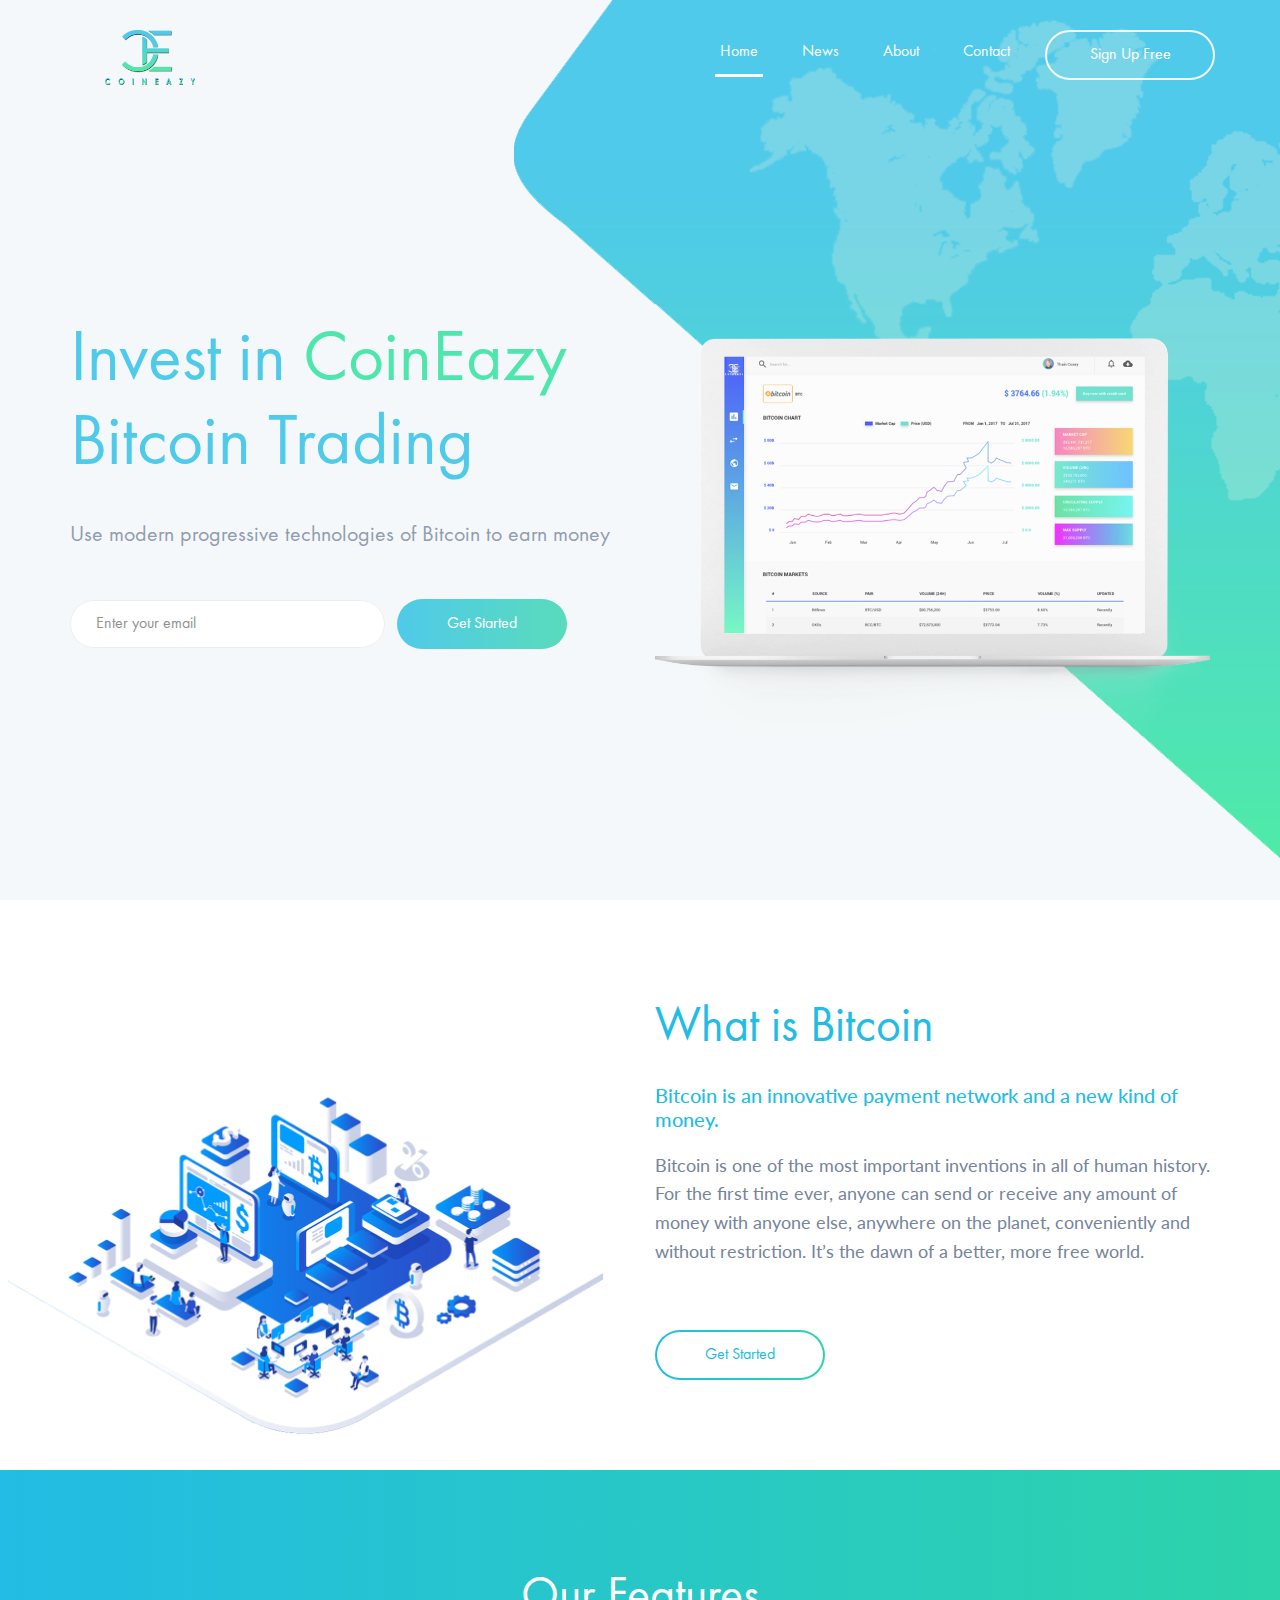
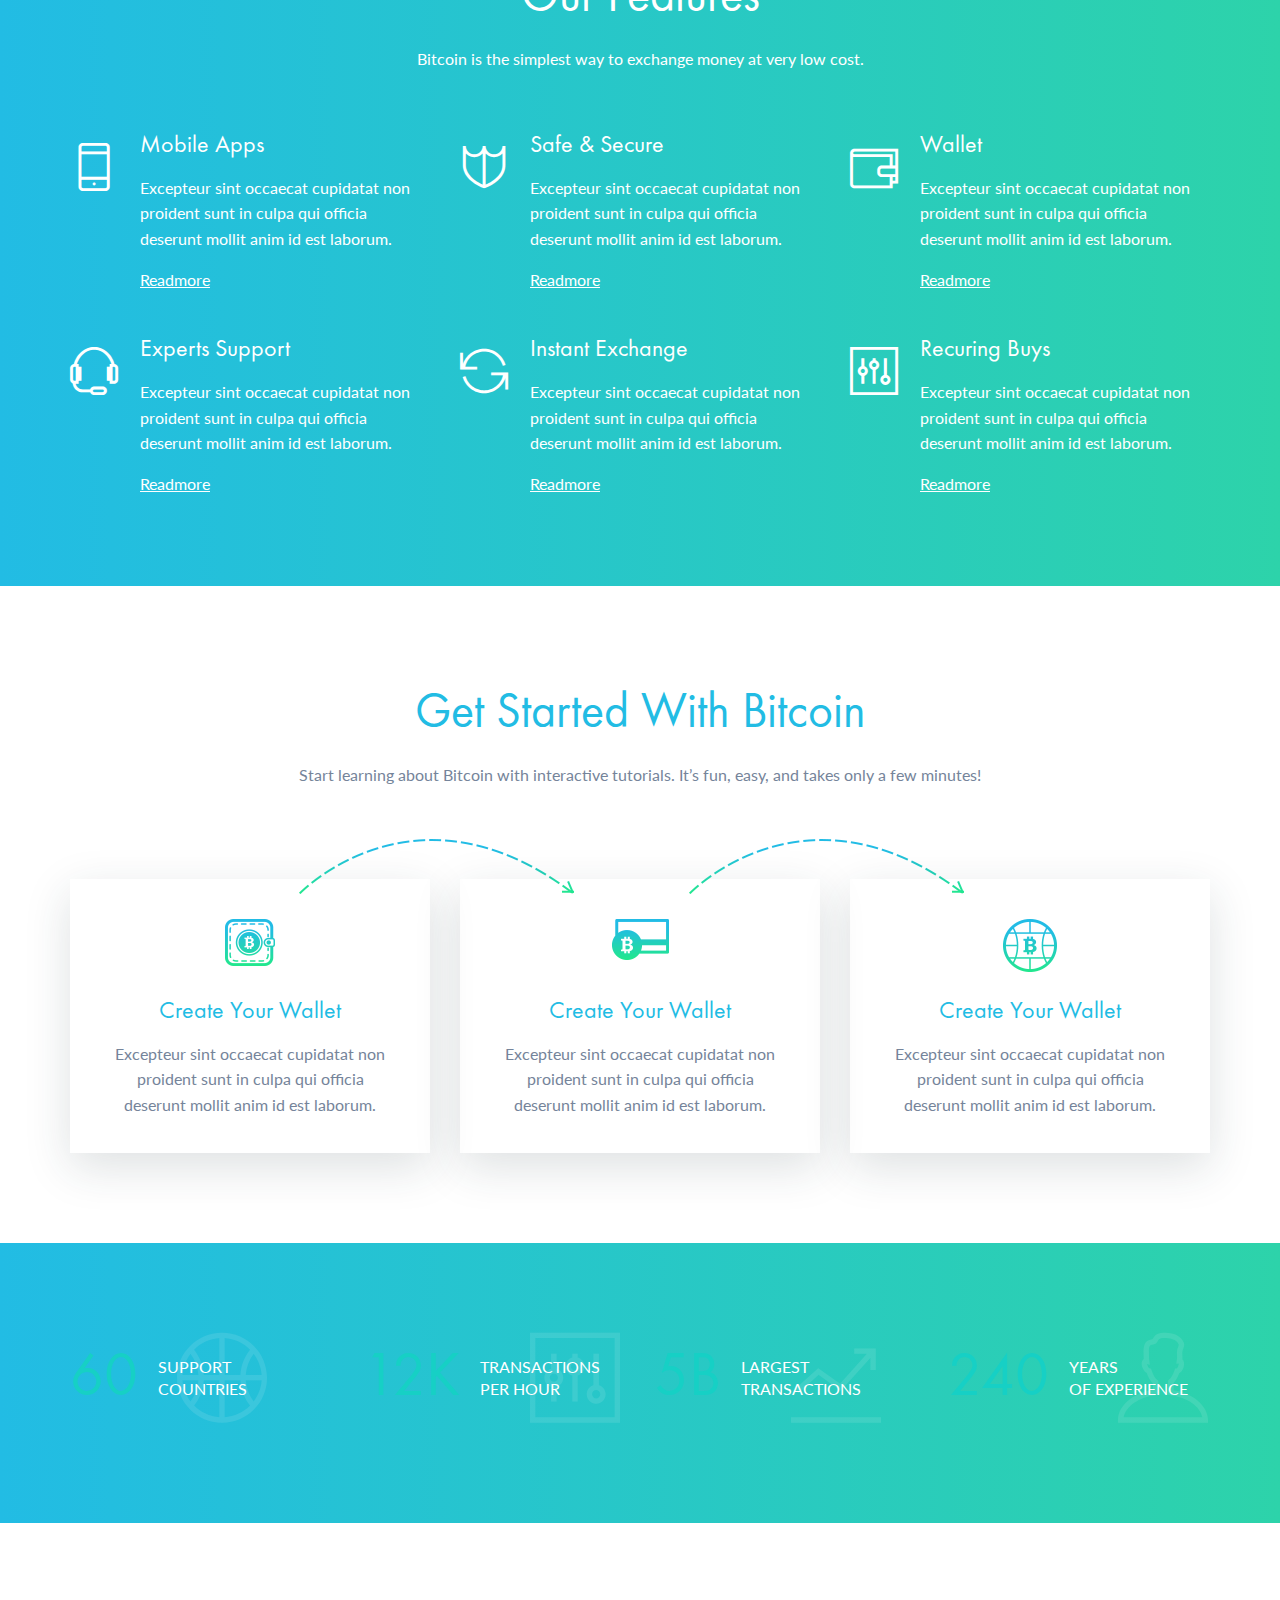
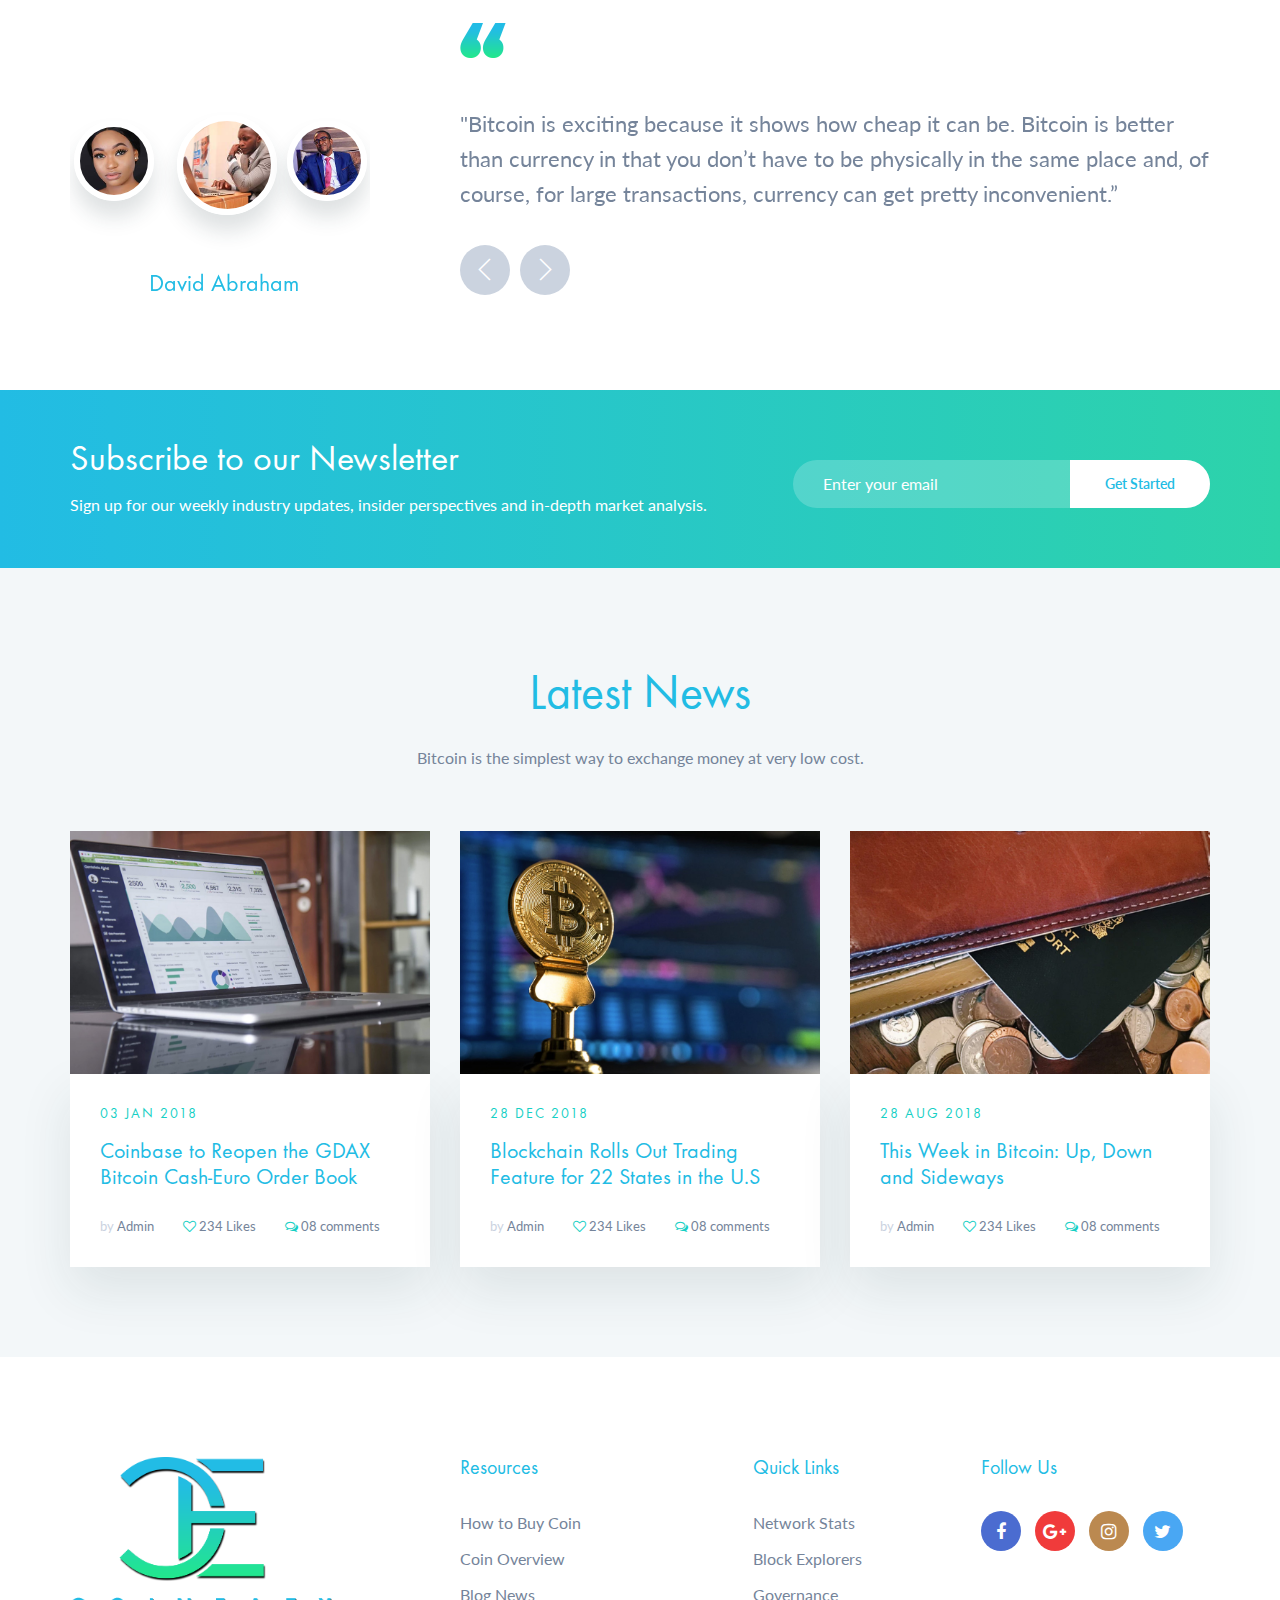
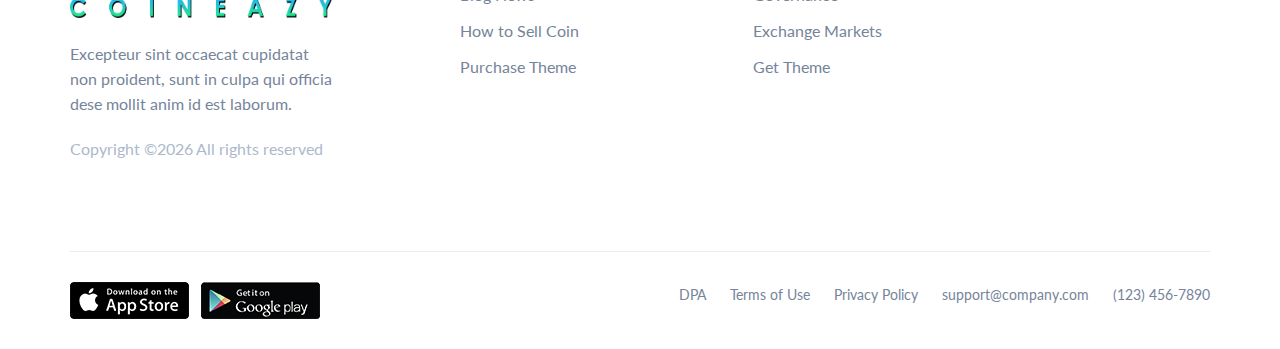
<file: cryptocurrency/index.html>
<!DOCTYPE html>
<html lang="en">
<head>
	<title>CoinEazy</title>
	<meta charset="UTF-8">
	<meta name="description">
	<meta name="keywords">
	<meta name="viewport" content="width=device-width, initial-scale=1.0">
	<!-- Favicon -->
	<link href="img/favicon.png" rel="shortcut icon"/>

	<!-- Google Fonts -->
	<link href="https://fonts.googleapis.com/css?family=Lato" rel="stylesheet">

	<!-- Stylesheets -->
	<link rel="stylesheet" href="css/bootstrap.min.css"/>
	<link rel="stylesheet" href="css/font-awesome.min.css"/>
	<link rel="stylesheet" href="css/themify-icons.css"/>
	<link rel="stylesheet" href="css/animate.css"/>
	<link rel="stylesheet" href="css/owl.carousel.css"/>
	<link rel="stylesheet" href="css/style.css"/>


	<!--[if lt IE 9]>
	  <script src="https://oss.maxcdn.com/html5shiv/3.7.2/html5shiv.min.js"></script>
	  <script src="https://oss.maxcdn.com/respond/1.4.2/respond.min.js"></script>
	<![endif]-->

</head>
<body>
	<!-- Page Preloder -->
	<div id="preloder">
		<div class="loader"></div>
	</div>

	<!-- Header section -->
	<header class="header-section clearfix">
		<div class="container-fluid">
			<a href="index.html" class="site-logo">
				<img class="logo-responsive" src="img/logo.png" alt="">
			</a>
			<div class="responsive-bar"><i class="fa fa-bars"></i></div>
			<a href="" class="user"><i class="fa fa-user"></i></a>
			<a href="" class="site-btn">Sign Up Free</a>
			<nav class="main-menu">
				<ul class="menu-list">
					<li><a class= "active" href="index.html">Home</a></li>
					<li><a href="blog.html">News</a></li>
					<li><a href="about.html">About</a></li>
					<li><a href="contact.html">Contact</a></li>
				</ul>
			</nav>
		</div>
	</header>
	<!-- Header section end -->


	<!-- Hero section -->
	<section class="hero-section">
		<div class="container">
			<div class="row">
				<div class="col-md-6 hero-text">
					<h2>Invest in <span>CoinEazy</span> <br>Bitcoin Trading</h2>
					<h4>Use modern progressive technologies of Bitcoin to earn money</h4>
					<form class="hero-subscribe-from">
						<input type="text" placeholder="Enter your email">
						<button class="site-btn sb-gradients">Get Started</button>
					</form>
				</div>
				<div class="col-md-6">
					<img src="img/laptop.png" class="laptop-image" alt="">
				</div>
			</div>
		</div>
	</section>
	<!-- Hero section end -->


	<!-- About section -->
	<section class="about-section spad">
		<div class="container">
			<div class="row">
				<div class="col-lg-6 offset-lg-6 about-text">
					<h2>What is Bitcoin</h2>
					<h5>Bitcoin is an innovative payment network and a new kind of money.</h5>
					<p>Bitcoin is one of the most important inventions in all of human history. For the first time ever, anyone can send or receive any amount of money with anyone else, anywhere on the planet, conveniently and without restriction. It’s the dawn of a better, more free world.</p>
					<a href="" class="site-btn sb-gradients sbg-line mt-5">Get Started</a>
				</div>
			</div>
			<div class="about-img">
				<img src="img/about-img.png" alt="">
			</div>
		</div>
	</section>
	<!-- About section end -->


	<!-- Features section -->
	<section class="features-section spad gradient-bg">
		<div class="container text-white">
			<div class="section-title text-center">
				<h2>Our Features</h2>
				<p>Bitcoin is the simplest way to exchange money at very low cost.</p>
			</div>
			<div class="row">
				<!-- feature -->
				<div class="col-md-6 col-lg-4 feature">
					<i class="ti-mobile"></i>
					<div class="feature-content">
						<h4>Mobile Apps</h4>
						<p>Excepteur sint occaecat cupidatat non proident sunt in culpa qui officia deserunt mollit anim id est laborum. </p>
						<a href="" class="readmore">Readmore</a>
					</div>
				</div>
				<!-- feature -->
				<div class="col-md-6 col-lg-4 feature">
					<i class="ti-shield"></i>
					<div class="feature-content">
						<h4>Safe & Secure</h4>
						<p>Excepteur sint occaecat cupidatat non proident sunt in culpa qui officia deserunt mollit anim id est laborum. </p>
						<a href="" class="readmore">Readmore</a>
					</div>
				</div>
				<!-- feature -->
				<div class="col-md-6 col-lg-4 feature">
					<i class="ti-wallet"></i>
					<div class="feature-content">
						<h4>Wallet</h4>
						<p>Excepteur sint occaecat cupidatat non proident sunt in culpa qui officia deserunt mollit anim id est laborum. </p>
						<a href="" class="readmore">Readmore</a>
					</div>
				</div>
				<!-- feature -->
				<div class="col-md-6 col-lg-4 feature">
					<i class="ti-headphone-alt"></i>
					<div class="feature-content">
						<h4>Experts Support</h4>
						<p>Excepteur sint occaecat cupidatat non proident sunt in culpa qui officia deserunt mollit anim id est laborum. </p>
						<a href="" class="readmore">Readmore</a>
					</div>
				</div>
				<!-- feature -->
				<div class="col-md-6 col-lg-4 feature">
					<i class="ti-reload"></i>
					<div class="feature-content">
						<h4>Instant Exchange</h4>
						<p>Excepteur sint occaecat cupidatat non proident sunt in culpa qui officia deserunt mollit anim id est laborum. </p>
						<a href="" class="readmore">Readmore</a>
					</div>
				</div>
				<!-- feature -->
				<div class="col-md-6 col-lg-4 feature">
					<i class="ti-panel"></i>
					<div class="feature-content">
						<h4>Recuring Buys</h4>
						<p>Excepteur sint occaecat cupidatat non proident sunt in culpa qui officia deserunt mollit anim id est laborum. </p>
						<a href="" class="readmore">Readmore</a>
					</div>
				</div>
			</div>
		</div>
	</section>
	<!-- Features section end -->


	<!-- Process section -->
	<section class="process-section spad">
		<div class="container">
			<div class="section-title text-center">
				<h2>Get Started With Bitcoin</h2>
				<p>Start learning about Bitcoin with interactive tutorials. It’s fun, easy, and takes only a few minutes! </p>
			</div>
			<div class="row">
				<div class="col-md-4 process">
					<div class="process-step">
						<figure class="process-icon">
							<img src="img/process-icons/1.png" alt="#">
						</figure>
						<h4>Create Your Wallet</h4>
						<p>Excepteur sint occaecat cupidatat non proident sunt in culpa qui officia deserunt mollit anim id est laborum. </p>
					</div>
				</div>
				<div class="col-md-4 process">
					<div class="process-step">
						<figure class="process-icon">
							<img src="img/process-icons/2.png" alt="#">
						</figure>
						<h4>Create Your Wallet</h4>
						<p>Excepteur sint occaecat cupidatat non proident sunt in culpa qui officia deserunt mollit anim id est laborum. </p>
					</div>
				</div>
				<div class="col-md-4 process">
					<div class="process-step">
						<figure class="process-icon">
							<img src="img/process-icons/3.png" alt="#">
						</figure>
						<h4>Create Your Wallet</h4>
						<p>Excepteur sint occaecat cupidatat non proident sunt in culpa qui officia deserunt mollit anim id est laborum. </p>
					</div>
				</div>
			</div>
		</div>
	</section>
	<!-- Process section end -->


	<!-- Fact section -->
	<section class="fact-section gradient-bg">
		<div class="container">
			<div class="row">
				<div class="col-sm-6 col-md-6 col-lg-3">
					<div class="fact">
						<h2>60</h2>
						<p>Support <br> Countries</p>
						<i class="ti-basketball"></i>
					</div>
				</div>
				<div class="col-sm-6 col-md-6 col-lg-3">
					<div class="fact">
						<h2>12K</h2>
						<p>Transactions  <br> per hour</p>
						<i class="ti-panel"></i>
					</div>
				</div>
				<div class="col-sm-6 col-md-6 col-lg-3">
					<div class="fact">
						<h2>5B</h2>
						<p>Largest <br> Transactions</p>
						<i class="ti-stats-up"></i>
					</div>
				</div>
				<div class="col-sm-6 col-md-6 col-lg-3">
					<div class="fact">
						<h2>240</h2>
						<p>Years <br> of Experience</p>
						<i class="ti-user"></i>
					</div>
				</div>
			</div>
		</div>
	</section>
	<!-- Fact section end -->


	


	<!-- Review section -->
	<section class="review-section spad">
		<div class="container">
			<div class="row">
				<div class="col-lg-8 push-8">
					<img src="img/quote.png" alt="" class="quote mb-5">
					<div class="review-text-slider owl-carousel">
						<div class="review-text">
							<p>"Bitcoin is exciting because it shows how cheap it can be. Bitcoin is better than currency in that you don’t have to be physically in the same place and, of course, for large transactions, currency can get pretty inconvenient.”</p>
						</div>
						<div class="review-text">
							<p>"Bitcoin is exciting because it shows how cheap it can be. Bitcoin is better than currency in that you don’t have to be physically in the same place and, of course, for large transactions, currency can get pretty inconvenient.”</p>
						</div>
						<div class="review-text">
							<p>"Bitcoin is exciting because it shows how cheap it can be. Bitcoin is better than currency in that you don’t have to be physically in the same place and, of course, for large transactions, currency can get pretty inconvenient.”</p>
						</div>
					</div>
				</div>
				<div class="col-lg-4 pr-0 pull-3">
					<div class="review-meta-slider owl-carousel pt-5">
						<div class="author-meta">
							<div class="author-avatar set-bg" data-setbg="img/review/1.jpg"></div>
							<div class="author-name">
								<h4>Aaron Scofield</h4>
							</div>
						</div>
						<div class="author-meta">
							<div class="author-avatar set-bg" data-setbg="img/review/2.jpg"></div>
							<div class="author-name">
								<h4>Chanel Dixon</h4>
							</div>
						</div>
						<div class="author-meta">
							<div class="author-avatar set-bg" data-setbg="img/review/3.jpg"></div>
							<div class="author-name">
								<h4>David Abraham</h4>
							</div>
						</div>
					</div>
				</div>
			</div>
		</div>
	</section>
	<!-- Review section end -->


	<!-- Newsletter section -->
	<section class="newsletter-section gradient-bg">
		<div class="container text-white">
			<div class="row">
				<div class="col-lg-7 newsletter-text">
					<h2>Subscribe to our Newsletter</h2>
					<p>Sign up for our weekly industry updates, insider perspectives and in-depth market analysis.</p>
				</div>
				<div class="col-lg-5 col-md-8 offset-lg-0 offset-md-2">
					<form class="newsletter-form">
						<input type="text" placeholder="Enter your email">
						<button>Get Started</button>
					</form>
				</div>
			</div>
		</div>
	</section>
	<!-- Newsletter section end -->



	<!-- Blog section -->
	<section class="blog-section spad">
		<div class="container">
			<div class="section-title text-center">
				<h2>Latest News</h2>
				<p>Bitcoin is the simplest way to exchange money at very low cost.</p>
			</div>
			<div class="row">
				<!-- blog item -->
				<div class="col-md-4">
					<div class="blog-item">
						<figure class="blog-thumb">
							<img src="img/blog/1.jpg" alt="">
						</figure>
						<div class="blog-text">
							<div class="post-date">03 jan 2018</div>
							<h4 class="blog-title"><a href="">Coinbase to Reopen the GDAX Bitcoin Cash-Euro Order Book</a></h4>
							<div class="post-meta">
								<a href=""><span>by</span> Admin</a>
								<a href=""><i class="fa fa-heart-o"></i> 234 Likes</a>
								<a href=""><i class="fa fa-comments-o"></i> 08 comments</a>
							</div>
						</div>
					</div>
				</div>
				<!-- blog item -->
				<div class="col-md-4">
					<div class="blog-item">
						<figure class="blog-thumb">
							<img src="img/blog/2.jpg" alt="">
						</figure>
						<div class="blog-text">
							<div class="post-date">28 dec 2018</div>
							<h4 class="blog-title"><a href="">Blockchain Rolls Out Trading Feature for 22 States in the U.S</a></h4>
							<div class="post-meta">
								<a href=""><span>by</span> Admin</a>
								<a href=""><i class="fa fa-heart-o"></i> 234 Likes</a>
								<a href=""><i class="fa fa-comments-o"></i> 08 comments</a>
							</div>
						</div>
					</div>
				</div>
				<!-- blog item -->
				<div class="col-md-4">
					<div class="blog-item">
						<figure class="blog-thumb">
							<img src="img/blog/3.jpg" alt="">
						</figure>
						<div class="blog-text">
							<div class="post-date">28 aug 2018</div>
							<h4 class="blog-title"><a href="">This Week in Bitcoin: Up, Down and Sideways</a></h4>
							<div class="post-meta">
								<a href=""><span>by</span> Admin</a>
								<a href=""><i class="fa fa-heart-o"></i> 234 Likes</a>
								<a href=""><i class="fa fa-comments-o"></i> 08 comments</a>
							</div>
						</div>
					</div>
				</div>
			</div>
		</div>
	</section>
	<!-- Blog section end -->


	<!-- Footer section -->
	<footer class="footer-section">
		<div class="container">
			<div class="row spad">
				<div class="col-md-6 col-lg-3 footer-widget">
					<img src="img/logo.png" class="mb-4" alt="">
					<p>Excepteur sint occaecat cupidatat non proident, sunt in culpa qui officia dese mollit anim id est laborum.</p>
					<span>
Copyright &copy;<script>document.write(new Date().getFullYear());</script> All rights reserved </span>
				</div>
				<div class="col-md-6 col-lg-2 offset-lg-1 footer-widget">
					<h5 class="widget-title">Resources</h5>
					<ul>
						<li><a href="#">How to Buy Coin</a></li>
						<li><a href="#">Coin Overview</a></li>
						<li><a href="#">Blog News</a></li>
						<li><a href="#">How to Sell Coin</a></li>
						<li><a href="#">Purchase Theme</a></li>
					</ul>
				</div>
				<div class="col-md-6 col-lg-2 offset-lg-1 footer-widget">
					<h5 class="widget-title">Quick Links</h5>
					<ul>
						<li><a href="#">Network Stats</a></li>
						<li><a href="#">Block Explorers</a></li>
						<li><a href="#">Governance</a></li>
						<li><a href="#">Exchange Markets</a></li>
						<li><a href="#">Get Theme</a></li>
					</ul>
				</div>
				<div class="col-md-6 col-lg-3 footer-widget pl-lg-5 pl-3">
					<h5 class="widget-title">Follow Us</h5>
					<div class="social">
						<a href="" class="facebook"><i class="fa fa-facebook"></i></a>
						<a href="" class="google"><i class="fa fa-google-plus"></i></a>
						<a href="" class="instagram"><i class="fa fa-instagram"></i></a>
						<a href="" class="twitter"><i class="fa fa-twitter"></i></a>
					</div>
				</div>
			</div>
			<div class="footer-bottom">
				<div class="row">
					<div class="col-lg-4 store-links text-center text-lg-left pb-3 pb-lg-0">
						<a href=""><img src="img/appstore.png" alt="" class="mr-2"></a>
						<a href=""><img src="img/playstore.png" alt=""></a>
					</div>
					<div class="col-lg-8 text-center text-lg-right">
						<ul class="footer-nav">
							<li><a href="">DPA</a></li>
							<li><a href="">Terms of Use</a></li>
							<li><a href="">Privacy Policy </a></li>
							<li><a href="">support@company.com</a></li>
							<li><a href="">(123) 456-7890</a></li>
						</ul>
					</div>
				</div>
			</div>
		</div>
	</footer>


	<!--====== Javascripts & Jquery ======-->
	<script src="js/jquery-3.2.1.min.js"></script>
	<script src="js/owl.carousel.min.js"></script>
	<script src="js/main.js"></script>
</body>
</html>
</file>
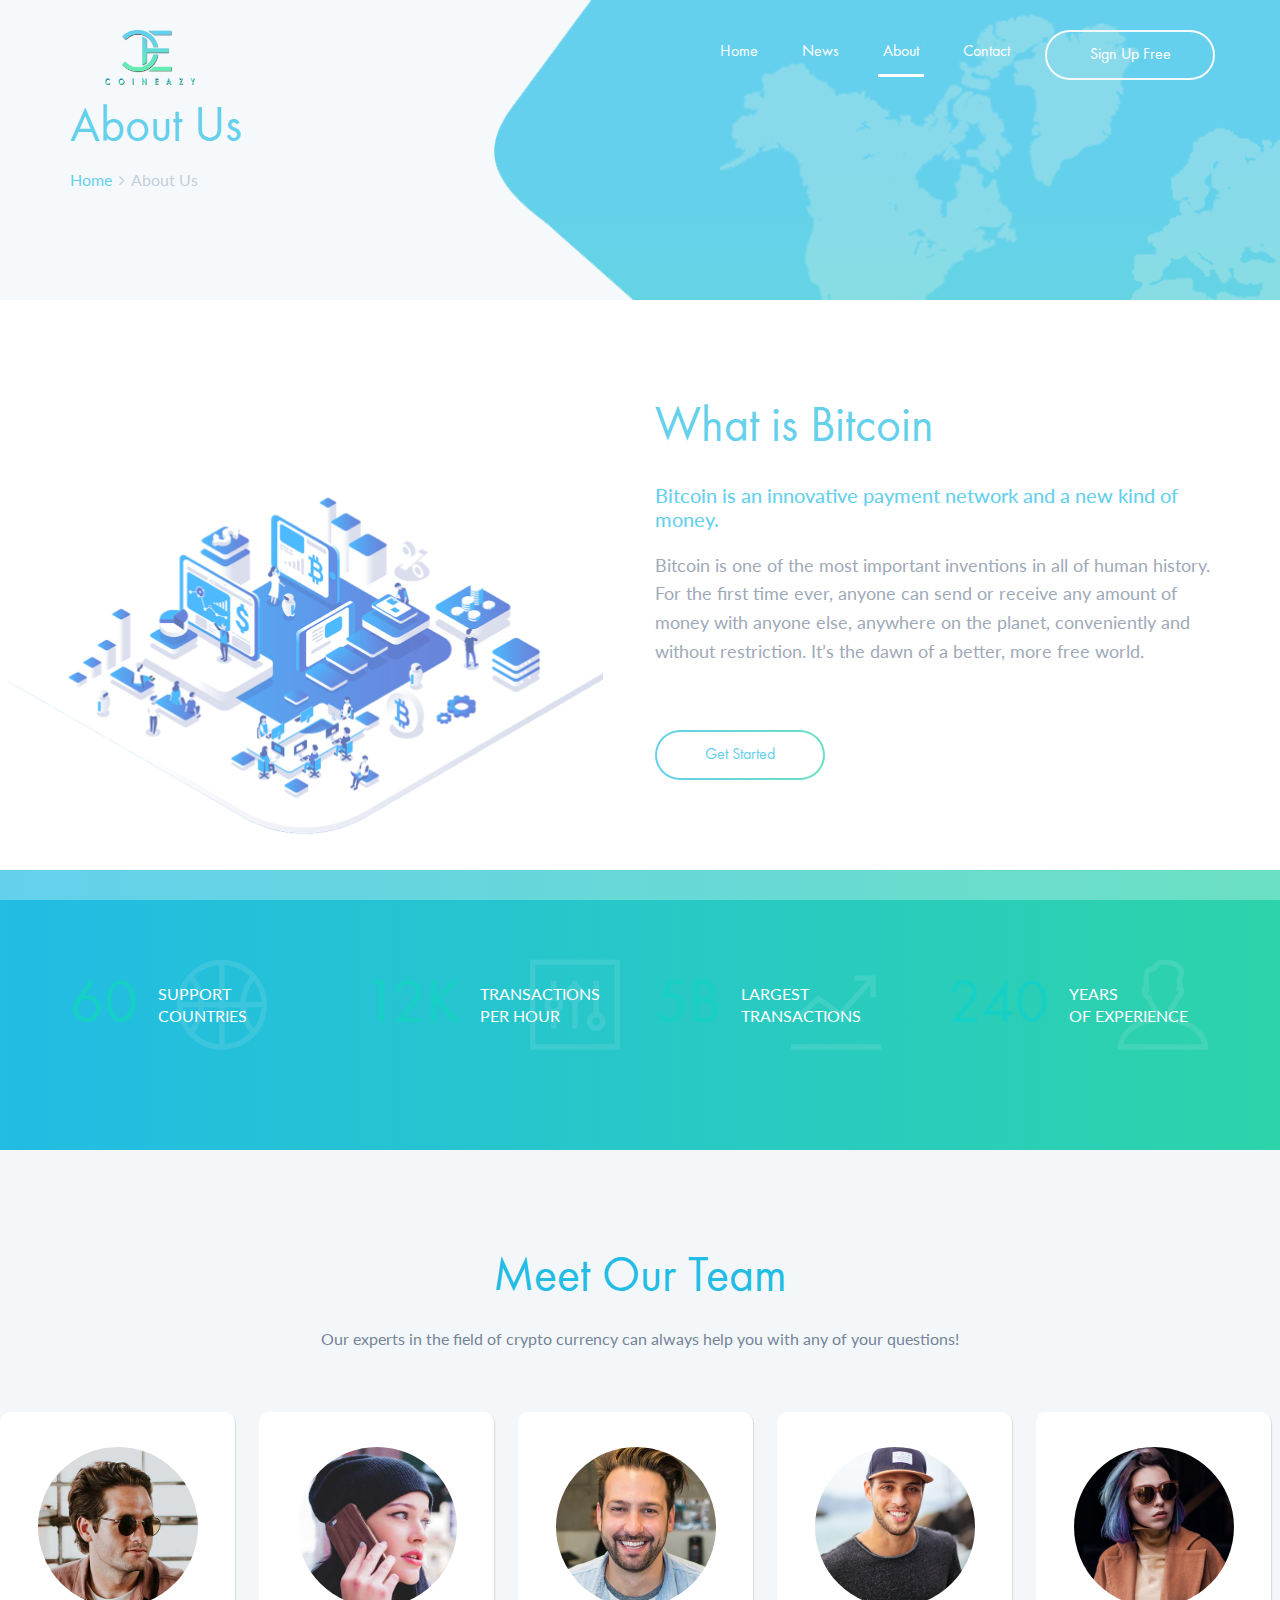
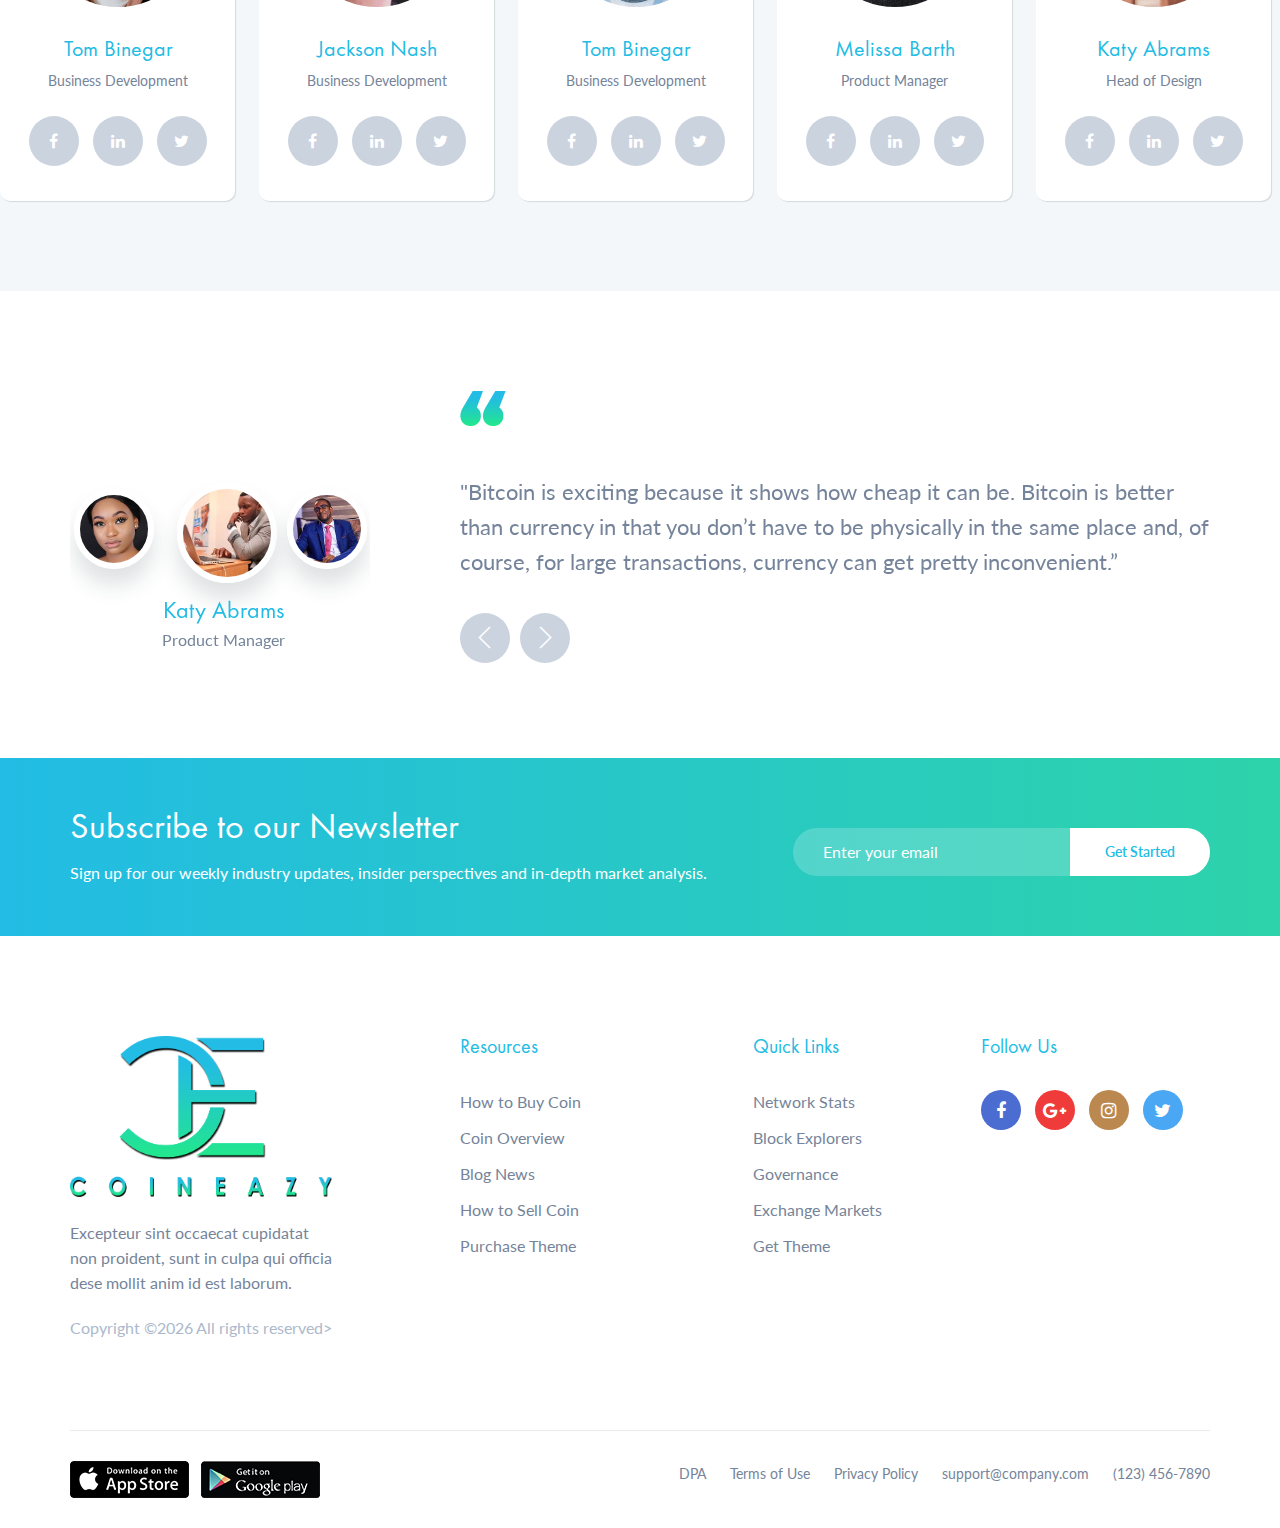
<file: cryptocurrency/about.html>
<!DOCTYPE html>
<html lang="en">
<head>
	<title>CoinEazy</title>
	<meta charset="UTF-8">
	<meta name="description">
	<meta name="keywords">
	<meta name="viewport" content="width=device-width, initial-scale=1.0">
	<!-- Favicon -->
	<link href="img/favicon.png" rel="shortcut icon"/>

	<!-- Google Fonts -->
	<link href="https://fonts.googleapis.com/css?family=Lato" rel="stylesheet">

	<!-- Stylesheets -->
	<link rel="stylesheet" href="css/bootstrap.min.css"/>
	<link rel="stylesheet" href="css/font-awesome.min.css"/>
	<link rel="stylesheet" href="css/themify-icons.css"/>
	<link rel="stylesheet" href="css/owl.carousel.css"/>
	<link rel="stylesheet" href="css/style.css"/>


	<!--[if lt IE 9]>
	  <script src="https://oss.maxcdn.com/html5shiv/3.7.2/html5shiv.min.js"></script>
	  <script src="https://oss.maxcdn.com/respond/1.4.2/respond.min.js"></script>
	<![endif]-->

</head>
<body>
	<!-- Page Preloder -->
	<div id="preloder">
		<div class="loader"></div>
	</div>

	<!-- Header section -->
	<header class="header-section clearfix">
		<div class="container-fluid">
			<a href="index.html" class="site-logo">
				<img class="logo-responsive" src="img/logo.png" alt="">
			</a>
			<div class="responsive-bar"><i class="fa fa-bars"></i></div>
			<a href="" class="user"><i class="fa fa-user"></i></a>
			<a href="" class="site-btn">Sign Up Free</a>
			<nav class="main-menu">
					<ul class="menu-list">
							<li><a href="index.html">Home</a></li>
							<li><a href="blog.html">News</a></li>
							<li><a  class= "active"  href="about.html">About</a></li>
							<li><a href="contact.html">Contact</a></li>
						</ul>
			</nav>
		</div>
	</header>
	<!-- Header section end -->


	<!-- Page info section -->
	<section class="page-info-section">
		<div class="container">
			<h2>About Us</h2>
			<div class="site-beradcamb">
				<a href="">Home</a>
				<span><i class="fa fa-angle-right"></i> About Us</span>
			</div>
		</div>
	</section>
	<!-- Page info end -->


	<!-- About section -->
	<section class="about-section spad">
		<div class="container">
			<div class="row">
				<div class="col-lg-6 offset-lg-6 about-text">
					<h2>What is Bitcoin</h2>
					<h5>Bitcoin is an innovative payment network and a new kind of money.</h5>
					<p>Bitcoin is one of the most important inventions in all of human history. For the first time ever, anyone can send or receive any amount of money with anyone else, anywhere on the planet, conveniently and without restriction. It’s the dawn of a better, more free world.</p>
					<a href="" class="site-btn sb-gradients sbg-line mt-5">Get Started</a>
				</div>
			</div>
			<div class="about-img">
				<img src="img/about-img.png" alt="">
			</div>
		</div>
	</section>
	<!-- About section end -->


	<!-- Fact section -->
	<section class="fact-section gradient-bg">
		<div class="container">
			<div class="row">
				<div class="col-sm-6 col-md-6 col-lg-3">
					<div class="fact">
						<h2>60</h2>
						<p>Support <br> Countries</p>
						<i class="ti-basketball"></i>
					</div>
				</div>
				<div class="col-sm-6 col-md-6 col-lg-3">
					<div class="fact">
						<h2>12K</h2>
						<p>Transactions  <br> per hour</p>
						<i class="ti-panel"></i>
					</div>
				</div>
				<div class="col-sm-6 col-md-6 col-lg-3">
					<div class="fact">
						<h2>5B</h2>
						<p>Largest <br> Transactions</p>
						<i class="ti-stats-up"></i>
					</div>
				</div>
				<div class="col-sm-6 col-md-6 col-lg-3">
					<div class="fact">
						<h2>240</h2>
						<p>Years <br> of Experience</p>
						<i class="ti-user"></i>
					</div>
				</div>
			</div>
		</div>
	</section>
	<!-- Fact section end -->


	<!-- Team section -->
	<section class="team-section spad">
		<div class="container">
			<div class="section-title text-center">
				<h2>Meet Our Team</h2>
				<p>Our experts in the field of crypto currency can always help you with any of your questions!</p>
			</div>
		</div>
		<div class="team-members clearfix">
			<!-- Team member -->
			<div class="member">
				<div class="member-text">
					<div class="member-img set-bg" data-setbg="img/member/1.jpg"></div>
					<h2>Tom Binegar</h2>
					<span>Business Development</span>
				</div>
				<div class="member-social">
					<a href=""><i class="fa fa-facebook"></i></a>
					<a href=""><i class="fa fa-linkedin"></i></a>
					<a href=""><i class="fa fa-twitter"></i></a>
				</div>
				<div class="member-info">
					<div class="member-img mf set-bg" data-setbg="img/member/1.jpg"></div>
					<div class="member-meta">
						<h2>Tom Binegar</h2>
						<span>Marketing Director</span>
					</div>
					<p>Jackson Nash is a full-time faculty member of the Marketing and Behavioural Science Division at the Sauder School of Business at UBC. He leads the Entrepreneurship Group, in the undergraduate and graduate programs, teaching actively in both of these.</p>
				</div>
			</div>
			<!-- Team member -->
			<div class="member">
				<div class="member-text">
					<div class="member-img set-bg" data-setbg="img/member/2.jpg"></div>
					<h2>Jackson Nash</h2>
					<span>Business Development</span>
				</div>
				<div class="member-social">
					<a href=""><i class="fa fa-facebook"></i></a>
					<a href=""><i class="fa fa-linkedin"></i></a>
					<a href=""><i class="fa fa-twitter"></i></a>
				</div>
				<div class="member-info">
					<div class="member-img mf set-bg" data-setbg="img/member/2.jpg"></div>
					<div class="member-meta">
						<h2>Jackson Nash</h2>
						<span>Marketing Director</span>
					</div>
					<p>Jackson Nash is a full-time faculty member of the Marketing and Behavioural Science Division at the Sauder School of Business at UBC. He leads the Entrepreneurship Group, in the undergraduate and graduate programs, teaching actively in both of these.</p>
				</div>
			</div>
			<!-- Team member -->
			<div class="member">
				<div class="member-text">
					<div class="member-img set-bg" data-setbg="img/member/3.jpg"></div>
					<h2>Tom Binegar</h2>
					<span>Business Development</span>
				</div>
				<div class="member-social">
					<a href=""><i class="fa fa-facebook"></i></a>
					<a href=""><i class="fa fa-linkedin"></i></a>
					<a href=""><i class="fa fa-twitter"></i></a>
				</div>
				<div class="member-info">
					<div class="member-img mf set-bg" data-setbg="img/member/3.jpg"></div>
					<div class="member-meta">
						<h2>Aaron Ballance</h2>
						<span>Ceo Bitcoin</span>
					</div>
					<p>Jackson Nash is a full-time faculty member of the Marketing and Behavioural Science Division at the Sauder School of Business at UBC. He leads the Entrepreneurship Group, in the undergraduate and graduate programs, teaching actively in both of these.</p>
				</div>
			</div>
			<!-- Team member -->
			<div class="member">
				<div class="member-text">
					<div class="member-img set-bg" data-setbg="img/member/4.jpg"></div>
					<h2>Melissa Barth</h2>
					<span>Product Manager</span>
				</div>
				<div class="member-social">
					<a href=""><i class="fa fa-facebook"></i></a>
					<a href=""><i class="fa fa-linkedin"></i></a>
					<a href=""><i class="fa fa-twitter"></i></a>
				</div>
				<div class="member-info">
					<div class="member-img mf set-bg" data-setbg="img/member/4.jpg"></div>
					<div class="member-meta">
						<h2>Melissa Barth</h2>
						<span>Product Manager</span>
					</div>
					<p>Jackson Nash is a full-time faculty member of the Marketing and Behavioural Science Division at the Sauder School of Business at UBC. He leads the Entrepreneurship Group, in the undergraduate and graduate programs, teaching actively in both of these.</p>
				</div>
			</div>
			<!-- Team member -->
			<div class="member">
				<div class="member-text">
					<div class="member-img set-bg" data-setbg="img/member/5.jpg"></div>
					<h2>Katy Abrams</h2>
					<span>Head of Design</span>
				</div>
				<div class="member-social">
					<a href=""><i class="fa fa-facebook"></i></a>
					<a href=""><i class="fa fa-linkedin"></i></a>
					<a href=""><i class="fa fa-twitter"></i></a>
				</div>
				<div class="member-info">
					<div class="member-img mf set-bg" data-setbg="img/member/5.jpg"></div>
					<div class="member-meta">
						<h2>Katy Abrams</h2>
						<span>Head of Design</span>
					</div>
					<p>Jackson Nash is a full-time faculty member of the Marketing and Behavioural Science Division at the Sauder School of Business at UBC. He leads the Entrepreneurship Group, in the undergraduate and graduate programs, teaching actively in both of these.</p>
				</div>
			</div>
		</div>
	</section>
	<!-- Team section -->


	<!-- Review section -->
	<section class="review-section spad">
		<div class="container">
			<div class="row">
				<div class="col-lg-8 push-8">
					<img src="img/quote.png" alt="" class="quote mb-5">
					<div class="review-text-slider owl-carousel">
						<div class="review-text">
							<p>"Bitcoin is exciting because it shows how cheap it can be. Bitcoin is better than currency in that you don’t have to be physically in the same place and, of course, for large transactions, currency can get pretty inconvenient.”</p>
						</div>
						<div class="review-text">
							<p>"Bitcoin is exciting because it shows how cheap it can be. Bitcoin is better than currency in that you don’t have to be physically in the same place and, of course, for large transactions, currency can get pretty inconvenient.”</p>
						</div>
						<div class="review-text">
							<p>"Bitcoin is exciting because it shows how cheap it can be. Bitcoin is better than currency in that you don’t have to be physically in the same place and, of course, for large transactions, currency can get pretty inconvenient.”</p>
						</div>
					</div>
				</div>
				<div class="col-lg-4 pr-0 pull-3">
					<div class="review-meta-slider owl-carousel pt-5">
						<div class="author-meta">
							<div class="author-avatar set-bg" data-setbg="img/review/1.jpg"></div>
							<div class="author-name">
								<h4>Aaron Ballance</h4>
								<p>Ceo Bitcoin</p>
							</div>
						</div>
						<div class="author-meta">
							<div class="author-avatar set-bg" data-setbg="img/review/2.jpg"></div>
							<div class="author-name">
								<h4>Jackson Nash</h4>
								<p>Head of Design</p>
							</div>
						</div>
						<div class="author-meta">
							<div class="author-avatar set-bg" data-setbg="img/review/3.jpg"></div>
							<div class="author-name">
								<h4>Katy Abrams</h4>
								<p>Product Manager</p>
							</div>
						</div>
					</div>
				</div>
			</div>
		</div>
	</section>
	<!-- Review section end -->


	<!-- Newsletter section -->
	<section class="newsletter-section gradient-bg">
		<div class="container text-white">
			<div class="row">
				<div class="col-lg-7 newsletter-text">
					<h2>Subscribe to our Newsletter</h2>
					<p>Sign up for our weekly industry updates, insider perspectives and in-depth market analysis.</p>
				</div>
				<div class="col-lg-5 col-md-8 offset-lg-0 offset-md-2">
					<form class="newsletter-form">
						<input type="text" placeholder="Enter your email">
						<button>Get Started</button>
					</form>
				</div>
			</div>
		</div>
	</section>
	<!-- Newsletter section end -->


	<!-- Footer section -->
	<footer class="footer-section">
		<div class="container">
			<div class="row spad">
				<div class="col-md-6 col-lg-3 footer-widget">
					<img src="img/logo.png" class="mb-4" alt="">
					<p>Excepteur sint occaecat cupidatat non proident, sunt in culpa qui officia dese mollit anim id est laborum.</p>
					<span>
Copyright &copy;<script>document.write(new Date().getFullYear());</script> All rights reserved></span>
				</div>
				<div class="col-md-6 col-lg-2 offset-lg-1 footer-widget">
					<h5 class="widget-title">Resources</h5>
					<ul>
						<li><a href="#">How to Buy Coin</a></li>
						<li><a href="#">Coin Overview</a></li>
						<li><a href="#">Blog News</a></li>
						<li><a href="#">How to Sell Coin</a></li>
						<li><a href="#">Purchase Theme</a></li>
					</ul>
				</div>
				<div class="col-md-6 col-lg-2 offset-lg-1 footer-widget">
					<h5 class="widget-title">Quick Links</h5>
					<ul>
						<li><a href="#">Network Stats</a></li>
						<li><a href="#">Block Explorers</a></li>
						<li><a href="#">Governance</a></li>
						<li><a href="#">Exchange Markets</a></li>
						<li><a href="#">Get Theme</a></li>
					</ul>
				</div>
				<div class="col-md-6 col-lg-3 footer-widget pl-lg-5 pl-3">
					<h5 class="widget-title">Follow Us</h5>
					<div class="social">
						<a href="" class="facebook"><i class="fa fa-facebook"></i></a>
						<a href="" class="google"><i class="fa fa-google-plus"></i></a>
						<a href="" class="instagram"><i class="fa fa-instagram"></i></a>
						<a href="" class="twitter"><i class="fa fa-twitter"></i></a>
					</div>
				</div>
			</div>
			<div class="footer-bottom">
				<div class="row">
					<div class="col-lg-4 store-links text-center text-lg-left pb-3 pb-lg-0">
						<a href=""><img src="img/appstore.png" alt="" class="mr-2"></a>
						<a href=""><img src="img/playstore.png" alt=""></a>
					</div>
					<div class="col-lg-8 text-center text-lg-right">
						<ul class="footer-nav">
							<li><a href="">DPA</a></li>
							<li><a href="">Terms of Use</a></li>
							<li><a href="">Privacy Policy </a></li>
							<li><a href="">support@company.com</a></li>
							<li><a href="">(123) 456-7890</a></li>
						</ul>
					</div>
				</div>
			</div>
		</div>
	</footer>


	<!--====== Javascripts & Jquery ======-->
	<script src="js/jquery-3.2.1.min.js"></script>
	<script src="js/owl.carousel.min.js"></script>
	<script src="js/main.js"></script>
</body>
</html>
</file>
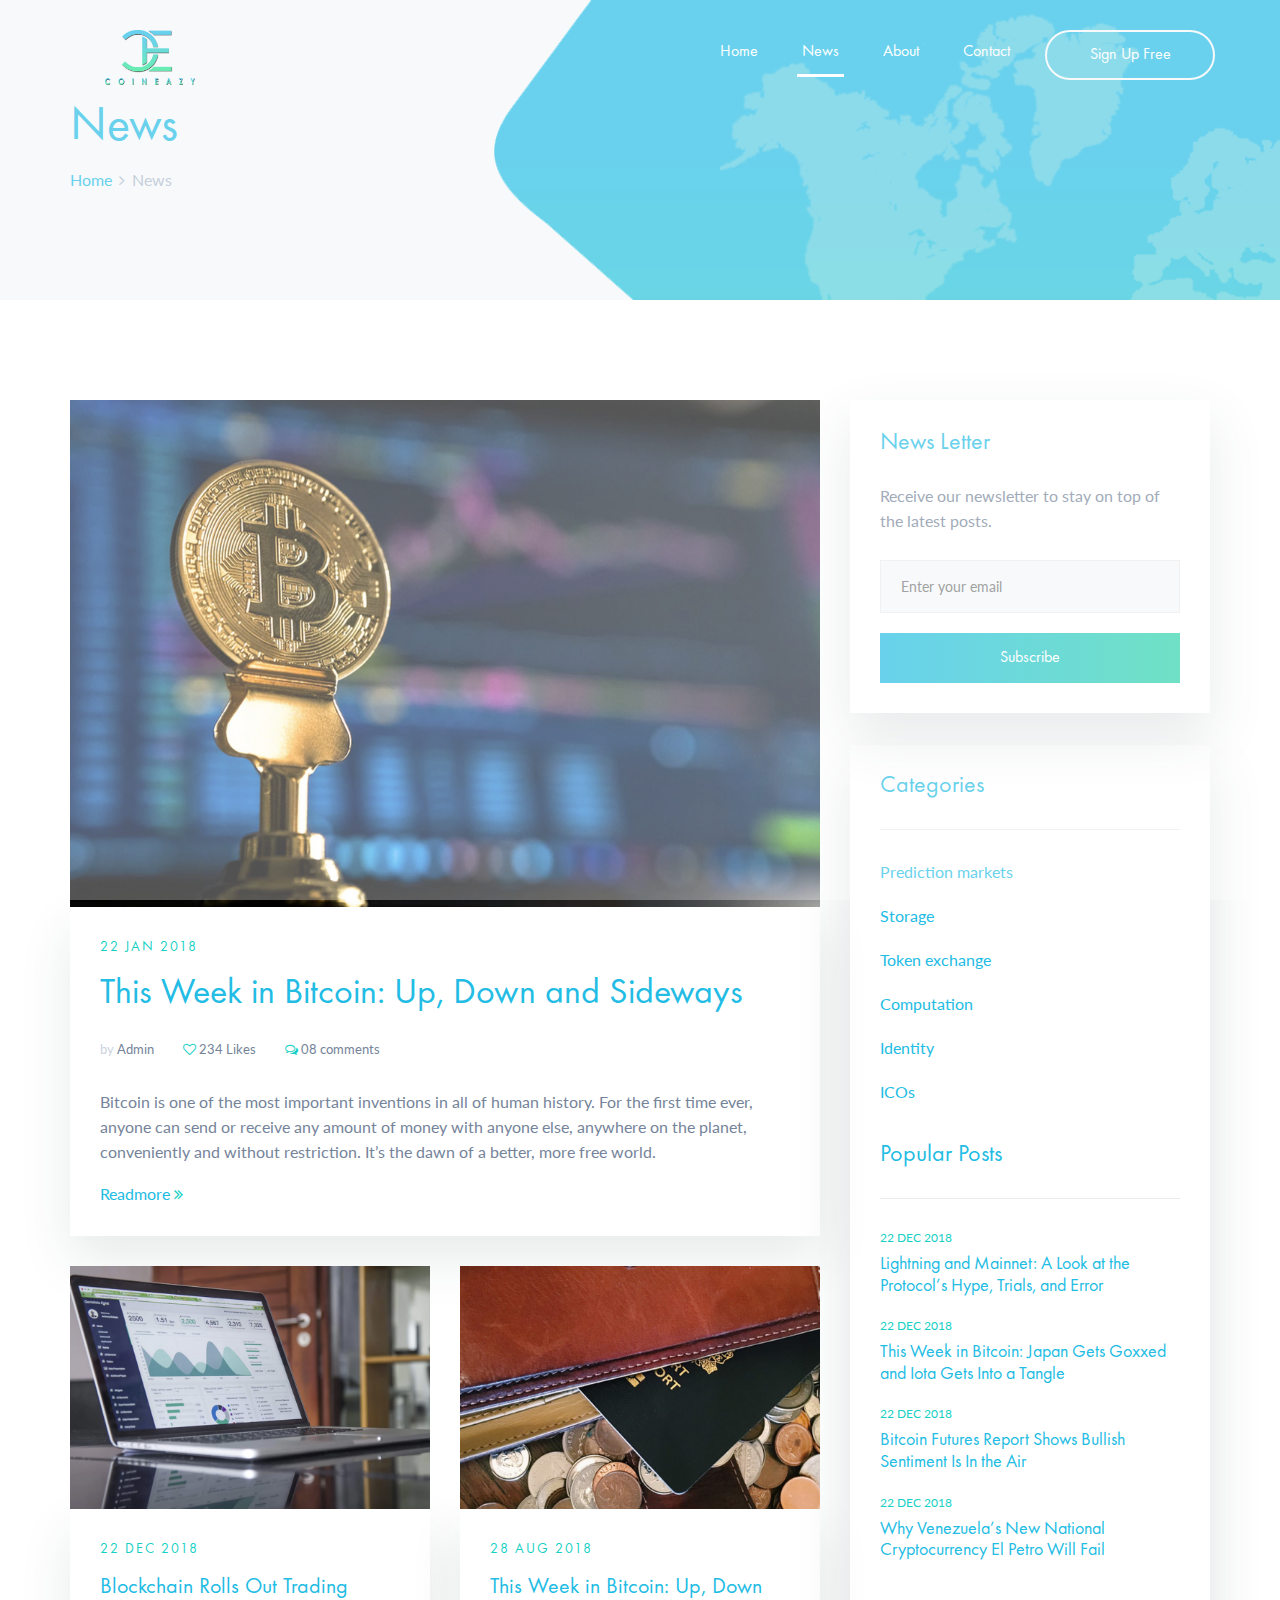
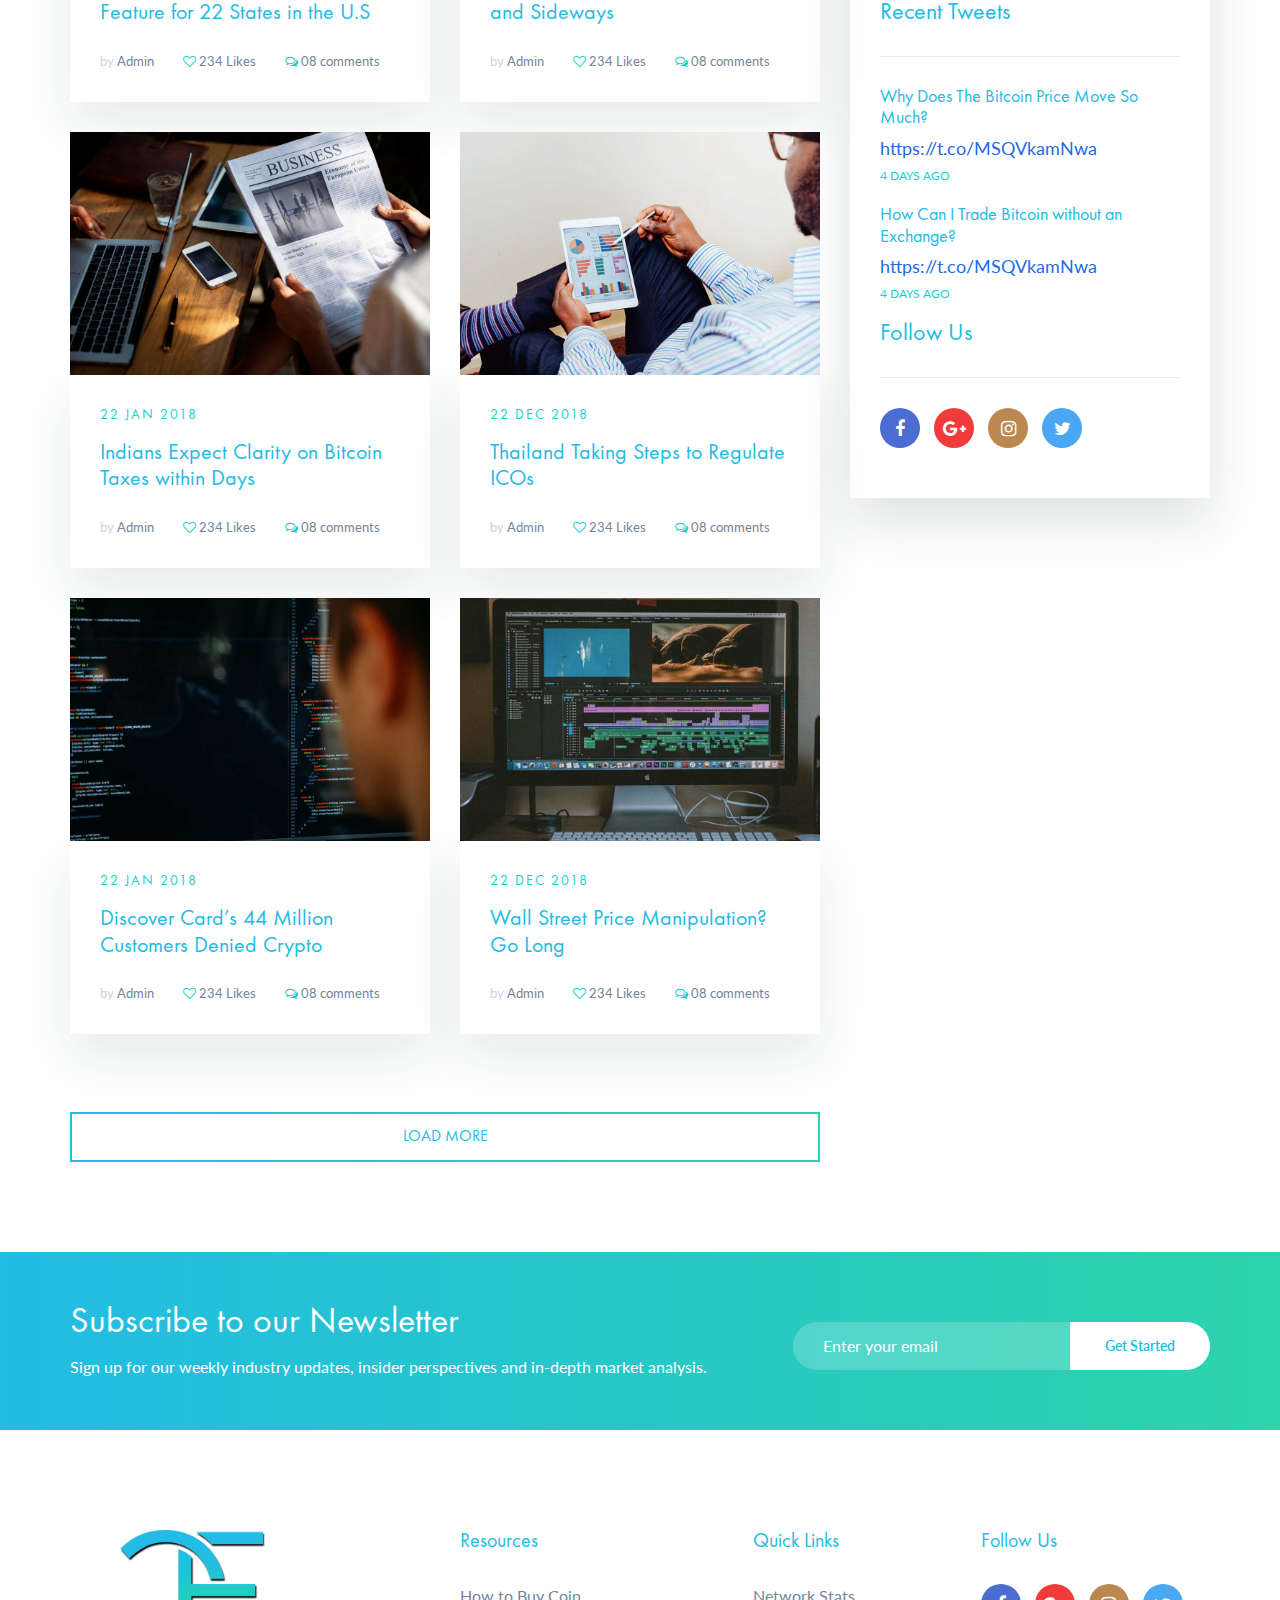
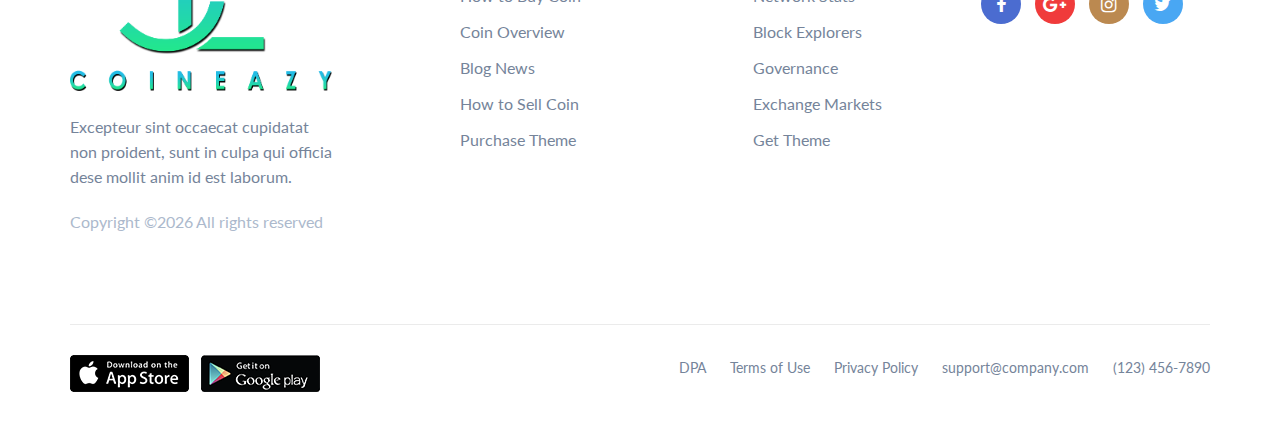
<file: cryptocurrency/blog.html>
<!DOCTYPE html>
<html lang="en">
<head>
	<title>CoinEazy</title>
	<meta charset="UTF-8">
	<meta name="description">
	<meta name="keywords">
	<meta name="viewport" content="width=device-width, initial-scale=1.0">
	<!-- Favicon -->
	<link href="img/favicon.png" rel="shortcut icon"/>

	<!-- Google Fonts -->
	<link href="https://fonts.googleapis.com/css?family=Lato" rel="stylesheet">

	<!-- Stylesheets -->
	<link rel="stylesheet" href="css/bootstrap.min.css"/>
	<link rel="stylesheet" href="css/font-awesome.min.css"/>
	<link rel="stylesheet" href="css/themify-icons.css"/>
	<link rel="stylesheet" href="css/owl.carousel.css"/>
	<link rel="stylesheet" href="css/style.css"/>


	<!--[if lt IE 9]>
	  <script src="https://oss.maxcdn.com/html5shiv/3.7.2/html5shiv.min.js"></script>
	  <script src="https://oss.maxcdn.com/respond/1.4.2/respond.min.js"></script>
	<![endif]-->

</head>
<body>
	<!-- Page Preloder -->
	<div id="preloder">
		<div class="loader"></div>
	</div>

	<!-- Header section -->
	<header class="header-section clearfix">
		<div class="container-fluid">
			<a href="index.html" class="site-logo">
				<img class="logo-responsive" src="img/logo.png" alt="">
			</a>
			<div class="responsive-bar"><i class="fa fa-bars"></i></div>
			<a href="" class="user"><i class="fa fa-user"></i></a>
			<a href="" class="site-btn">Sign Up Free</a>
			<nav class="main-menu">
					<ul class="menu-list">
							<li><a href="index.html">Home</a></li>
							<li><a   class= "active"  href="blog.html">News</a></li>
							<li><a href="about.html">About</a></li>
							<li><a href="contact.html">Contact</a></li>
						</ul>
			</nav>
		</div>
	</header>
	<!-- Header section end -->

	<!-- Page info section -->
	<section class="page-info-section">
		<div class="container">
			<h2>News</h2>
			<div class="site-beradcamb">
				<a href="">Home</a>
				<span><i class="fa fa-angle-right"></i> News</span>
			</div>
		</div>
	</section>
	<!-- Page info end -->



	<!-- Blog section -->
	<section class="blog-page spad">
		<div class="container">
			<div class="row">
				<div class="col-lg-8">
					<div class="row">
						<!-- blog item -->
						<div class="col-md-12">
							<div class="blog-item bi-feature">
								<figure class="blog-thumb">
									<img src="img/blog/2.jpg" alt="">
								</figure>
								<div class="blog-text">
									<div class="post-date">22 jan 2018</div>
									<h4 class="blog-title"><a href="single-blog.html">This Week in Bitcoin: Up, Down and Sideways</a></h4>
									<div class="post-meta">
										<a href=""><span>by</span> Admin</a>
										<a href=""><i class="fa fa-heart-o"></i> 234 Likes</a>
										<a href=""><i class="fa fa-comments-o"></i> 08 comments</a>
									</div>
									<p>Bitcoin is one of the most important inventions in all of human history. For the first time ever, anyone can send or receive any amount of money with anyone else, anywhere on the planet, conveniently and without restriction. It’s the dawn of a better, more free world.</p>
									<a href="" class="readmore">Readmore <i class="fa fa-angle-double-right"></i></a>
								</div>
							</div>
						</div>
						<!-- blog item -->
						<div class="col-md-6">
							<div class="blog-item">
								<figure class="blog-thumb">
									<img src="img/blog/1.jpg" alt="">
								</figure>
								<div class="blog-text">
									<div class="post-date">22 dec 2018</div>
									<h4 class="blog-title"><a href="single-blog.html">Blockchain Rolls Out Trading Feature for 22 States in the U.S</a></h4>
									<div class="post-meta">
										<a href=""><span>by</span> Admin</a>
										<a href=""><i class="fa fa-heart-o"></i> 234 Likes</a>
										<a href=""><i class="fa fa-comments-o"></i> 08 comments</a>
									</div>
								</div>
							</div>
						</div>
						<!-- blog item -->
						<div class="col-md-6">
							<div class="blog-item">
								<figure class="blog-thumb">
									<img src="img/blog/3.jpg" alt="">
								</figure>
								<div class="blog-text">
									<div class="post-date">28 aug 2018</div>
									<h4 class="blog-title"><a href="single-blog.html">This Week in Bitcoin: Up, Down and Sideways</a></h4>
									<div class="post-meta">
										<a href=""><span>by</span> Admin</a>
										<a href=""><i class="fa fa-heart-o"></i> 234 Likes</a>
										<a href=""><i class="fa fa-comments-o"></i> 08 comments</a>
									</div>
								</div>
							</div>
						</div>
						<!-- blog item -->
						<div class="col-md-6">
							<div class="blog-item">
								<figure class="blog-thumb">
									<img src="img/blog/4.jpg" alt="">
								</figure>
								<div class="blog-text">
									<div class="post-date">22 jan 2018</div>
									<h4 class="blog-title"><a href="single-blog.html">Indians Expect Clarity on Bitcoin Taxes within Days</a></h4>
									<div class="post-meta">
										<a href=""><span>by</span> Admin</a>
										<a href=""><i class="fa fa-heart-o"></i> 234 Likes</a>
										<a href=""><i class="fa fa-comments-o"></i> 08 comments</a>
									</div>
								</div>
							</div>
						</div>
						<!-- blog item -->
						<div class="col-md-6">
							<div class="blog-item">
								<figure class="blog-thumb">
									<img src="img/blog/5.jpg" alt="">
								</figure>
								<div class="blog-text">
									<div class="post-date">22 dec 2018</div>
									<h4 class="blog-title"><a href="single-blog.html">Thailand Taking Steps to Regulate ICOs</a></h4>
									<div class="post-meta">
										<a href=""><span>by</span> Admin</a>
										<a href=""><i class="fa fa-heart-o"></i> 234 Likes</a>
										<a href=""><i class="fa fa-comments-o"></i> 08 comments</a>
									</div>
								</div>
							</div>
						</div>
						<!-- blog item -->
						<div class="col-md-6">
							<div class="blog-item">
								<figure class="blog-thumb">
									<img src="img/blog/6.jpg" alt="">
								</figure>
								<div class="blog-text">
									<div class="post-date">22 jan 2018</div>
									<h4 class="blog-title"><a href="single-blog.html">Discover Card’s 44 Million Customers Denied Crypto</a></h4>
									<div class="post-meta">
										<a href=""><span>by</span> Admin</a>
										<a href=""><i class="fa fa-heart-o"></i> 234 Likes</a>
										<a href=""><i class="fa fa-comments-o"></i> 08 comments</a>
									</div>
								</div>
							</div>
						</div>
						<!-- blog item -->
						<div class="col-md-6">
							<div class="blog-item">
								<figure class="blog-thumb">
									<img src="img/blog/7.jpg" alt="">
								</figure>
								<div class="blog-text">
									<div class="post-date">22 dec 2018</div>
									<h4 class="blog-title"><a href="single-blog.html">Wall Street Price Manipulation? Go Long</a></h4>
									<div class="post-meta">
										<a href=""><span>by</span> Admin</a>
										<a href=""><i class="fa fa-heart-o"></i> 234 Likes</a>
										<a href=""><i class="fa fa-comments-o"></i> 08 comments</a>
									</div>
								</div>
							</div>
						</div>
					</div>
					<button class="post-loadmore site-btn sb-gradients sbg-line mt-5">LOAD MORE</button>
				</div>
				<div class="col-lg-4 col-md-6 sideber pt-5 pt-lg-0">
					<div class="widget-area">
						<h4 class="widget-title">News Letter</h4>
						<p>Receive our newsletter to stay on top of the latest posts.</p>
						<form class="widget-subscribe-from">
							<input type="text" placeholder="Enter your email">
							<button class="site-btn sb-full-- sb-gradients">Subscribe</button>
						</form>
					</div>
					<div class="widget-area">
						<div class="widget">
							<h4 class="widget-title">Categories</h4>
							<ul>
								<li><a href="#">Prediction markets</a></li>
								<li><a href="#">Storage</a></li>
								<li><a href="#">Token exchange</a></li>
								<li><a href="#">Computation</a></li>
								<li><a href="#">Identity</a></li>
								<li><a href="#">ICOs</a></li>
							</ul>
						</div>
						<div class="widget">
							<h4 class="widget-title">Popular Posts</h4>
							<ul class="popular-posts">
								<li>
									<span>22 dec 2018</span>
									<h5><a href="">Lightning and Mainnet: A Look at the Protocol’s Hype, Trials, and Error</a></h5>
								</li>
								<li>
									<span>22 dec 2018</span>
									<h5><a href="">This Week in Bitcoin: Japan Gets Goxxed and Iota Gets Into a Tangle</a></h5>
								</li>
								<li>
									<span>22 dec 2018</span>
									<h5><a href="">Bitcoin Futures Report Shows Bullish Sentiment Is In the Air</a></h5>
								</li>
								<li>
									<span>22 dec 2018</span>
									<h5><a href="">Why Venezuela’s New National Cryptocurrency El Petro Will Fail</a></h5>
								</li>
							</ul>
						</div>
						<div class="widget">
							<h4 class="widget-title">Recent Tweets</h4>
							<ul class="twitter-widget">
								<li>
									<h5>Why Does The Bitcoin Price Move So Much?</h5>
									<a href="https://t.co/MSQVkamNwa">https://t.co/MSQVkamNwa</a>
									<span>4 days ago</span>
								</li>
								<li>
									<h5>How Can I Trade Bitcoin without an Exchange?</h5>
									<a href="https://t.co/MSQVkamNwa">https://t.co/MSQVkamNwa</a>
									<span>4 days ago</span>
								</li>
							</ul>
						</div>
						<div class="widget">
							<h4 class="widget-title">Follow Us</h4>
							<div class="social">
								<a href="" class="facebook"><i class="fa fa-facebook"></i></a>
								<a href="" class="google"><i class="fa fa-google-plus"></i></a>
								<a href="" class="instagram"><i class="fa fa-instagram"></i></a>
								<a href="" class="twitter"><i class="fa fa-twitter"></i></a>
							</div>
						</div>
					</div>
				</div>
			</div>
		</div>
	</section>
	<!-- Blog section end -->


	<!-- Newsletter section -->
	<section class="newsletter-section gradient-bg">
		<div class="container text-white">
			<div class="row">
				<div class="col-lg-7 newsletter-text">
					<h2>Subscribe to our Newsletter</h2>
					<p>Sign up for our weekly industry updates, insider perspectives and in-depth market analysis.</p>
				</div>
				<div class="col-lg-5 col-md-8 offset-lg-0 offset-md-2">
					<form class="newsletter-form">
						<input type="text" placeholder="Enter your email">
						<button>Get Started</button>
					</form>
				</div>
			</div>
		</div>
	</section>
	<!-- Newsletter section end -->


	<!-- Footer section -->
	<footer class="footer-section">
		<div class="container">
			<div class="row spad">
				<div class="col-md-6 col-lg-3 footer-widget">
					<img src="img/logo.png" class="mb-4" alt="">
					<p>Excepteur sint occaecat cupidatat non proident, sunt in culpa qui officia dese mollit anim id est laborum.</p>
					<span>
Copyright &copy;<script>document.write(new Date().getFullYear());</script> All rights reserved
				</div>
				<div class="col-md-6 col-lg-2 offset-lg-1 footer-widget">
					<h5 class="widget-title">Resources</h5>
					<ul>
						<li><a href="#">How to Buy Coin</a></li>
						<li><a href="#">Coin Overview</a></li>
						<li><a href="#">Blog News</a></li>
						<li><a href="#">How to Sell Coin</a></li>
						<li><a href="#">Purchase Theme</a></li>
					</ul>
				</div>
				<div class="col-md-6 col-lg-2 offset-lg-1 footer-widget">
					<h5 class="widget-title">Quick Links</h5>
					<ul>
						<li><a href="#">Network Stats</a></li>
						<li><a href="#">Block Explorers</a></li>
						<li><a href="#">Governance</a></li>
						<li><a href="#">Exchange Markets</a></li>
						<li><a href="#">Get Theme</a></li>
					</ul>
				</div>
				<div class="col-md-6 col-lg-3 footer-widget pl-lg-5 pl-3">
					<h5 class="widget-title">Follow Us</h5>
					<div class="social">
						<a href="" class="facebook"><i class="fa fa-facebook"></i></a>
						<a href="" class="google"><i class="fa fa-google-plus"></i></a>
						<a href="" class="instagram"><i class="fa fa-instagram"></i></a>
						<a href="" class="twitter"><i class="fa fa-twitter"></i></a>
					</div>
				</div>
			</div>
			<div class="footer-bottom">
				<div class="row">
					<div class="col-lg-4 store-links text-center text-lg-left pb-3 pb-lg-0">
						<a href=""><img src="img/appstore.png" alt="" class="mr-2"></a>
						<a href=""><img src="img/playstore.png" alt=""></a>
					</div>
					<div class="col-lg-8 text-center text-lg-right">
						<ul class="footer-nav">
							<li><a href="">DPA</a></li>
							<li><a href="">Terms of Use</a></li>
							<li><a href="">Privacy Policy </a></li>
							<li><a href="">support@company.com</a></li>
							<li><a href="">(123) 456-7890</a></li>
						</ul>
					</div>
				</div>
			</div>
		</div>
	</footer>


	<!--====== Javascripts & Jquery ======-->
	<script src="js/jquery-3.2.1.min.js"></script>
	<script src="js/owl.carousel.min.js"></script>
	<script src="js/main.js"></script>
</body>
</html>
</file>
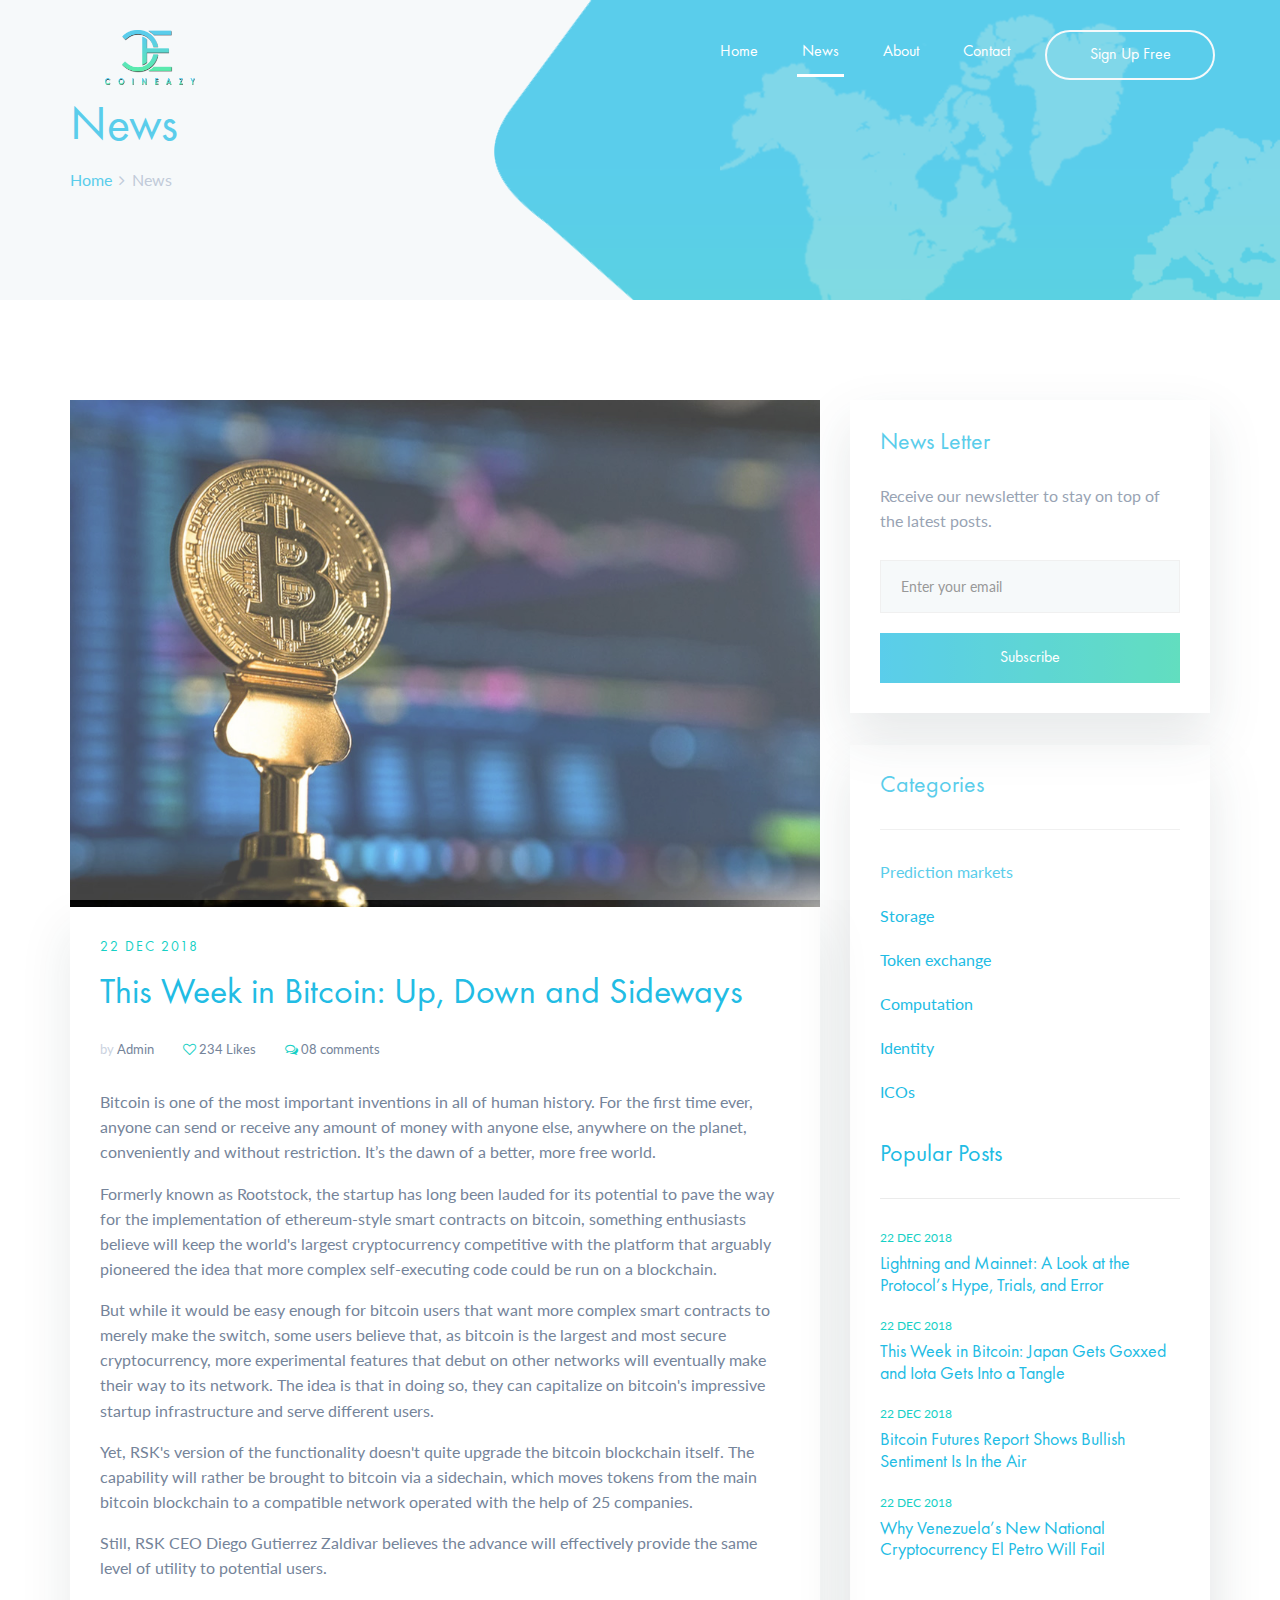
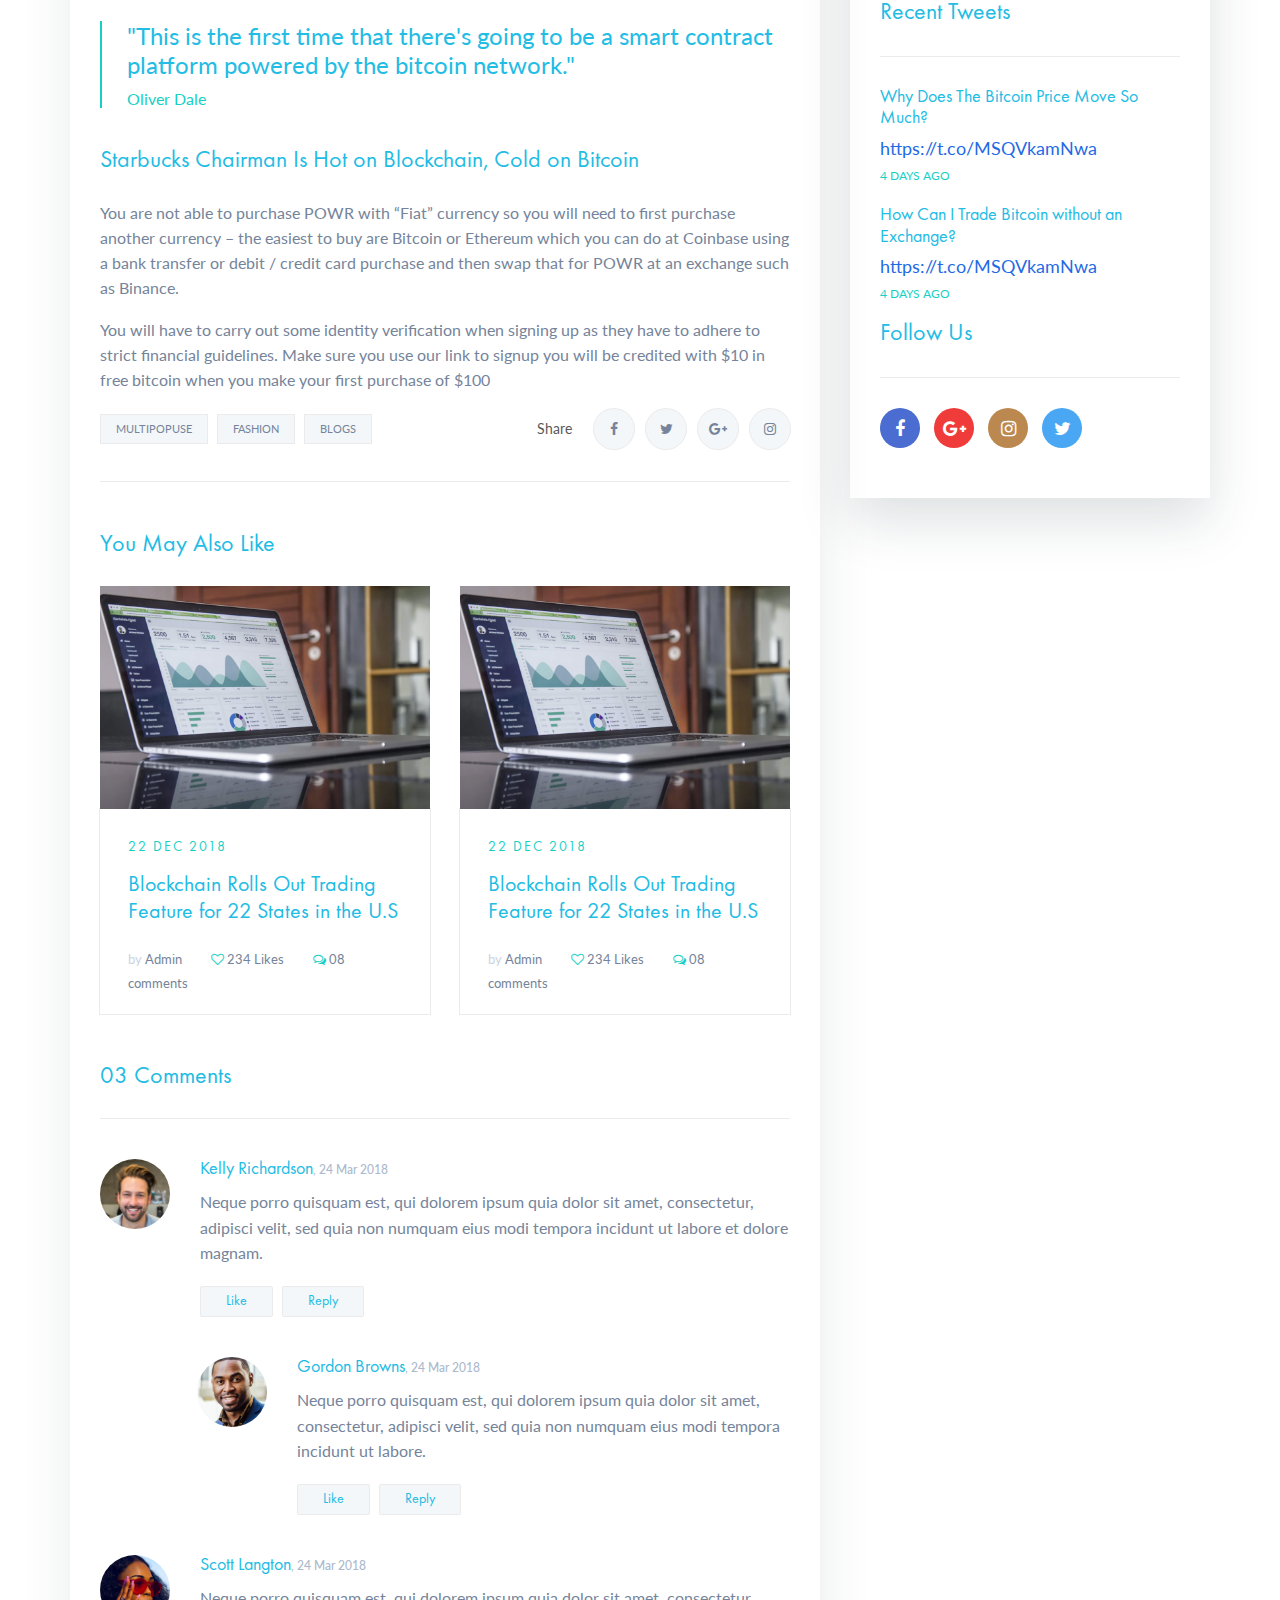
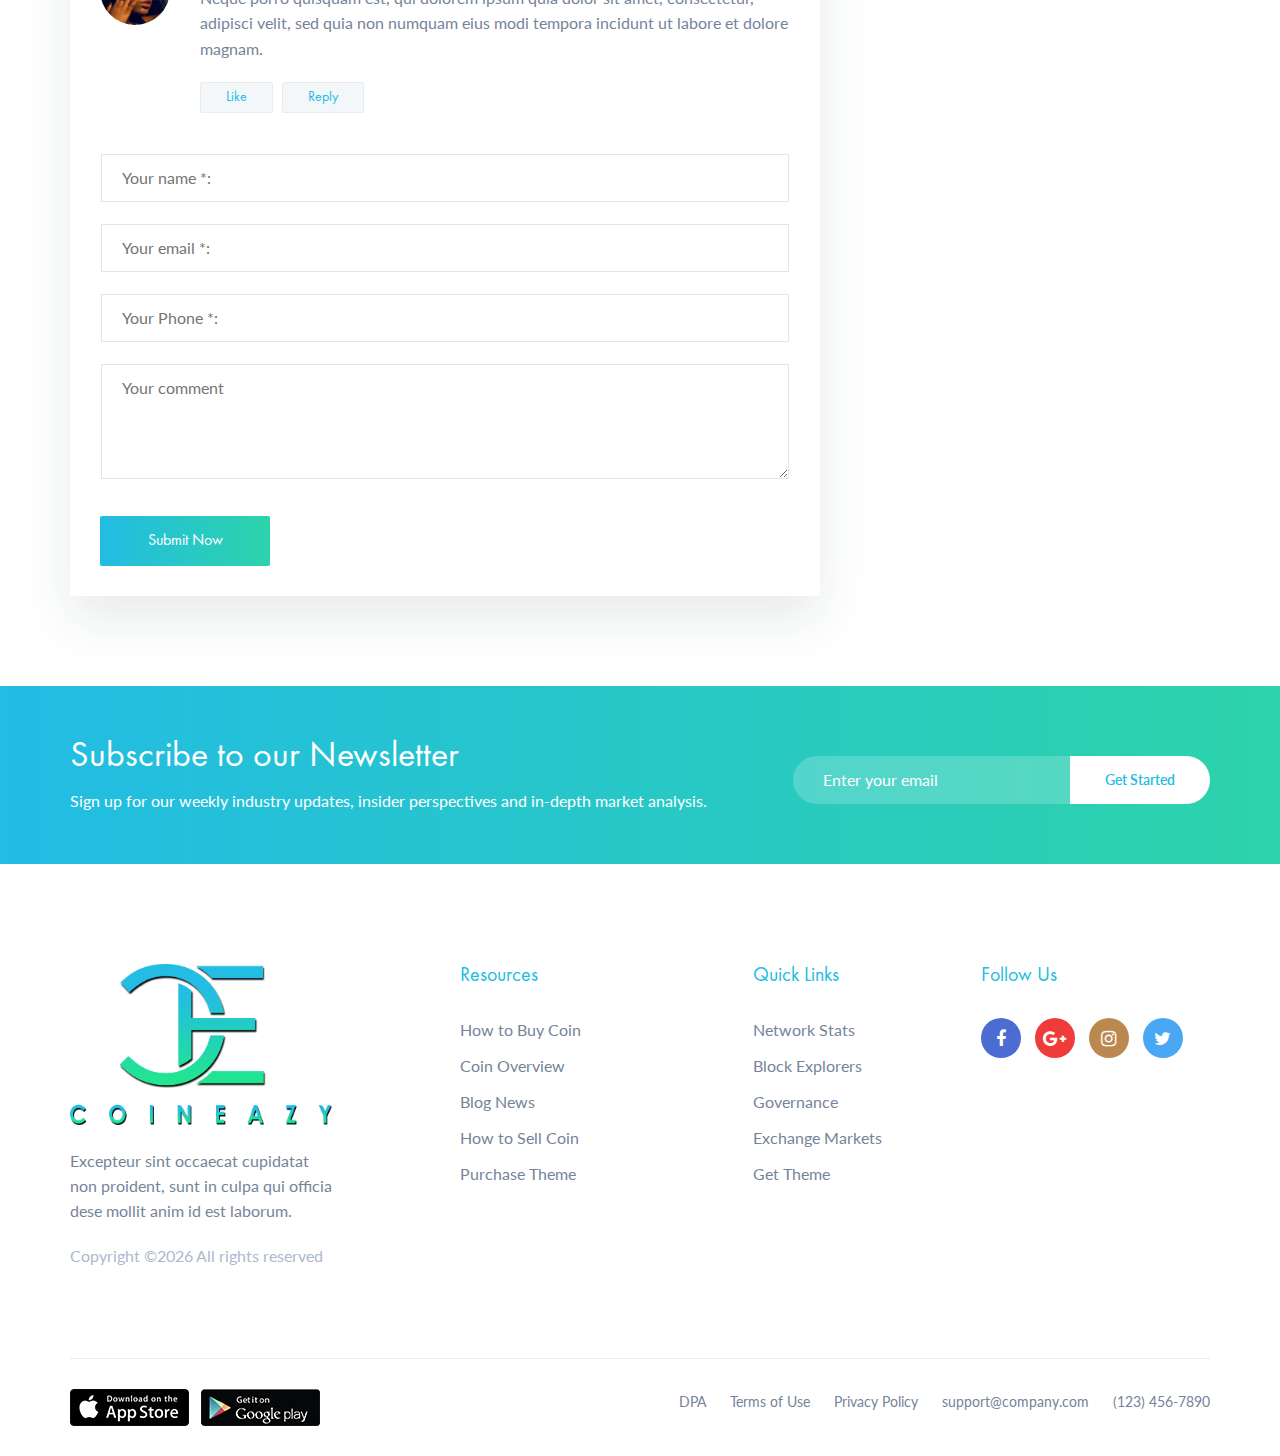
<file: cryptocurrency/single-blog.html>
<!DOCTYPE html>
<html lang="en">
<head>
	<title>CoinEazy</title>
	<meta charset="UTF-8">
	<meta name="description">
	<meta name="keywords">
	<meta name="viewport" content="width=device-width, initial-scale=1.0">
	<!-- Favicon -->
	<link href="img/favicon.png" rel="shortcut icon"/>

	<!-- Google Fonts -->
	<link href="https://fonts.googleapis.com/css?family=Lato" rel="stylesheet">

	<!-- Stylesheets -->
	<link rel="stylesheet" href="css/bootstrap.min.css"/>
	<link rel="stylesheet" href="css/font-awesome.min.css"/>
	<link rel="stylesheet" href="css/themify-icons.css"/>
	<link rel="stylesheet" href="css/owl.carousel.css"/>
	<link rel="stylesheet" href="css/style.css"/>


	<!--[if lt IE 9]>
	  <script src="https://oss.maxcdn.com/html5shiv/3.7.2/html5shiv.min.js"></script>
	  <script src="https://oss.maxcdn.com/respond/1.4.2/respond.min.js"></script>
	<![endif]-->

</head>
<body>
	<!-- Page Preloder -->
	<div id="preloder">
		<div class="loader"></div>
	</div>

	<!-- Header section -->
	<header class="header-section clearfix">
		<div class="container-fluid">
			<a href="index.html" class="site-logo">
				<img class="logo-responsive" src="img/logo.png" alt="">
			</a>
			<div class="responsive-bar"><i class="fa fa-bars"></i></div>
			<a href="" class="user"><i class="fa fa-user"></i></a>
			<a href="" class="site-btn">Sign Up Free</a>
			<nav class="main-menu">
					<ul class="menu-list">
							<li><a href="index.html">Home</a></li>
							<li><a class= "active"  href="blog.html">News</a></li>
							<li><a href="about.html">About</a></li>
							<li><a href="contact.html">Contact</a></li>
						</ul>
			</nav>
		</div>
	</header>
	<!-- Header section end -->


	<!-- Page info section -->
	<section class="page-info-section">
		<div class="container">
			<h2>News</h2>
			<div class="site-beradcamb">
				<a href="">Home</a>
				<span><i class="fa fa-angle-right"></i> News</span>
			</div>
		</div>
	</section>
	<!-- Page info end -->


	<!-- Blog section -->
	<section class="single-blog-page spad">
		<div class="container">
			<div class="row">
				<div class="col-lg-8">
					<div class="blog-item bi-feature">
						<figure class="blog-thumb">
							<img src="img/blog/2.jpg" alt="">
						</figure>
						<div class="blog-text">
							<div class="post-date">22 dec 2018</div>
							<h2 class="blog-title"><a href="">This Week in Bitcoin: Up, Down and Sideways</a></h2>
							<div class="post-meta">
								<a href=""><span>by</span> Admin</a>
								<a href=""><i class="fa fa-heart-o"></i> 234 Likes</a>
								<a href=""><i class="fa fa-comments-o"></i> 08 comments</a>
							</div>
							<p>Bitcoin is one of the most important inventions in all of human history. For the first time ever, anyone can send or receive any amount of money with anyone else, anywhere on the planet, conveniently and without restriction. It’s the dawn of a better, more free world.</p>
							<p>Formerly known as Rootstock, the startup has long been lauded for its potential to pave the way for the implementation of ethereum-style smart contracts on bitcoin, something enthusiasts believe will keep the world's largest cryptocurrency competitive with the platform that arguably pioneered the idea that more complex self-executing code could be run on a blockchain.</p>
							<p>But while it would be easy enough for bitcoin users that want more complex smart contracts to merely make the switch, some users believe that, as bitcoin is the largest and most secure cryptocurrency, more experimental features that debut on other networks will eventually make their way to its network. The idea is that in doing so, they can capitalize on bitcoin's impressive startup infrastructure and serve different users.</p>
							<p>Yet, RSK's version of the functionality doesn't quite upgrade the bitcoin blockchain itself. The capability will rather be brought to bitcoin via a sidechain, which moves tokens from the main bitcoin blockchain to a compatible network operated with the help of 25 companies.</p>
							<p>Still, RSK CEO Diego Gutierrez Zaldivar believes the advance will effectively provide the same level of utility to potential users.</p>
							<blockquote>
								"This is the first time that there's going to be a smart contract platform powered by the bitcoin network."
								<span>Oliver Dale </span>
							</blockquote>
							<h4 class="mb-4">Starbucks Chairman Is Hot on Blockchain, Cold on Bitcoin</h4>
							<p>You are not able to purchase POWR with “Fiat” currency so you will need to first purchase another currency – the easiest to buy are Bitcoin or Ethereum which you can do at Coinbase using a bank transfer or debit / credit card purchase and then swap that for POWR at an exchange such as Binance.</p>
							<p>You will have to carry out some identity verification when signing up as they have to adhere to strict financial guidelines. Make sure you use our link to signup you will be credited with $10 in free bitcoin when you make your first purchase of $100</p>
							<div class="row">
								<div class="col-sm-7">
									<div class="post-tags">
										<a href="#">Multipopuse</a>
										<a href="#">Fashion</a>
										<a href="#">Blogs</a>
									</div>
								</div>
								<div class="col-sm-5">
									<div class="social-share">
										<p>Share</p>
										<a href=""><i class="fa fa-facebook"></i></a>
										<a href=""><i class="fa fa-twitter"></i></a>
										<a href=""><i class="fa fa-google-plus"></i></a>
										<a href=""><i class="fa fa-instagram"></i></a>
									</div>
								</div>
							</div>
							<div class="releted-posts">
								<h4>You May Also Like</h4>
								<div class="row">
									<div class="col-md-6">
										<div class="blog-item">
											<figure class="blog-thumb">
												<img src="img/blog/1.jpg" alt="">
											</figure>
											<div class="blog-text">
												<div class="post-date">22 dec 2018</div>
												<h4 class="blog-title"><a href="">Blockchain Rolls Out Trading Feature for 22 States in the U.S</a></h4>
												<div class="post-meta">
													<a href=""><span>by</span> Admin</a>
													<a href=""><i class="fa fa-heart-o"></i> 234 Likes</a>
													<a href=""><i class="fa fa-comments-o"></i> 08 comments</a>
												</div>
											</div>
										</div>
									</div>
									<div class="col-md-6">
										<div class="blog-item">
											<figure class="blog-thumb">
												<img src="img/blog/1.jpg" alt="">
											</figure>
											<div class="blog-text">
												<div class="post-date">22 dec 2018</div>
												<h4 class="blog-title"><a href="">Blockchain Rolls Out Trading Feature for 22 States in the U.S</a></h4>
												<div class="post-meta">
													<a href=""><span>by</span> Admin</a>
													<a href=""><i class="fa fa-heart-o"></i> 234 Likes</a>
													<a href=""><i class="fa fa-comments-o"></i> 08 comments</a>
												</div>
											</div>
										</div>
									</div>
								</div>
							</div>
							<div class="comment-area">
								<h4>03 Comments</h4>
								<ul class="comment-list">
									<li>
										<div class="comment">
											<div class="comment-avator set-bg" data-setbg="img/blog/comment/1.jpg"></div>
											<div class="comment-content">
												<h5>Kelly Richardson<span>, 24 Mar 2018</span></h5>
												<p>Neque porro quisquam est, qui dolorem ipsum quia dolor sit amet, consectetur, adipisci velit, sed quia non numquam eius modi tempora incidunt ut labore et dolore magnam.</p>
												<a href="" class="c-btn">Like</a>
												<a href="" class="c-btn">Reply</a>
											</div>
										</div>
										<ul class="replay-comment-list">
											<li>
												<div class="comment">
													<div class="comment-avator set-bg" data-setbg="img/blog/comment/2.jpg"></div>
													<div class="comment-content">
														<h5>Gordon Browns<span>, 24 Mar 2018</span></h5>
														<p>Neque porro quisquam est, qui dolorem ipsum quia dolor sit amet, consectetur, adipisci velit, sed quia non numquam eius modi tempora incidunt ut labore.</p>
														<a href="" class="c-btn">Like</a>
														<a href="" class="c-btn">Reply</a>
													</div>
												</div>
											</li>
										</ul>
									</li>
									<li>
										<div class="comment">
											<div class="comment-avator set-bg" data-setbg="img/blog/comment/3.jpg"></div>
											<div class="comment-content">
												<h5>Scott Langton<span>, 24 Mar 2018</span></h5>
												<p>Neque porro quisquam est, qui dolorem ipsum quia dolor sit amet, consectetur, adipisci velit, sed quia non numquam eius modi tempora incidunt ut labore et dolore magnam.</p>
												<a href="" class="c-btn">Like</a>
												<a href="" class="c-btn">Reply</a>
											</div>
										</div>
									</li>
								</ul>
							</div>
							<div class="comment-form-area">
								<form class="comment-form">
									<div class="form-group">
										<input type="text" placeholder="Your name *:">
										<label></label>
									</div>
									<div class="form-group">
										<input type="email" placeholder="Your email *:">
										<label></label>
									</div>
									<div class="form-group">
										<input type="text" placeholder="Your Phone *:">
										<label></label>
									</div>
									<div class="form-group clearfix">
										<textarea placeholder="Your comment"></textarea>
										<label></label>
									</div>
									<button class="site-btn sb-gradients no-radius mt-3">Submit Now</button>
								</form>
							</div>
						</div>
					</div>
				</div>
				<div class="col-lg-4 col-md-6 sideber pt-5 pt-lg-0">
					<div class="widget-area">
						<h4 class="widget-title">News Letter</h4>
						<p>Receive our newsletter to stay on top of the latest posts.</p>
						<form class="widget-subscribe-from">
							<input type="text" placeholder="Enter your email">
							<button class="site-btn sb-full-- sb-gradients">Subscribe</button>
						</form>
					</div>
					<div class="widget-area">
						<div class="widget">
							<h4 class="widget-title">Categories</h4>
							<ul>
								<li><a href="#">Prediction markets</a></li>
								<li><a href="#">Storage</a></li>
								<li><a href="#">Token exchange</a></li>
								<li><a href="#">Computation</a></li>
								<li><a href="#">Identity</a></li>
								<li><a href="#">ICOs</a></li>
							</ul>
						</div>
						<div class="widget">
							<h4 class="widget-title">Popular Posts</h4>
							<ul class="popular-posts">
								<li>
									<span>22 dec 2018</span>
									<h5><a href="">Lightning and Mainnet: A Look at the Protocol’s Hype, Trials, and Error</a></h5>
								</li>
								<li>
									<span>22 dec 2018</span>
									<h5><a href="">This Week in Bitcoin: Japan Gets Goxxed and Iota Gets Into a Tangle</a></h5>
								</li>
								<li>
									<span>22 dec 2018</span>
									<h5><a href="">Bitcoin Futures Report Shows Bullish Sentiment Is In the Air</a></h5>
								</li>
								<li>
									<span>22 dec 2018</span>
									<h5><a href="">Why Venezuela’s New National Cryptocurrency El Petro Will Fail</a></h5>
								</li>
							</ul>
						</div>
						<div class="widget">
							<h4 class="widget-title">Recent Tweets</h4>
							<ul class="twitter-widget">
								<li>
									<h5>Why Does The Bitcoin Price Move So Much?</h5>
									<a href="https://t.co/MSQVkamNwa">https://t.co/MSQVkamNwa</a>
									<span>4 days ago</span>
								</li>
								<li>
									<h5>How Can I Trade Bitcoin without an Exchange?</h5>
									<a href="https://t.co/MSQVkamNwa">https://t.co/MSQVkamNwa</a>
									<span>4 days ago</span>
								</li>
							</ul>
						</div>
						<div class="widget">
							<h4 class="widget-title">Follow Us</h4>
							<div class="social">
								<a href="" class="facebook"><i class="fa fa-facebook"></i></a>
								<a href="" class="google"><i class="fa fa-google-plus"></i></a>
								<a href="" class="instagram"><i class="fa fa-instagram"></i></a>
								<a href="" class="twitter"><i class="fa fa-twitter"></i></a>
							</div>
						</div>
					</div>
				</div>
			</div>
		</div>
	</section>
	<!-- Blog section end -->


	<!-- Newsletter section -->
	<section class="newsletter-section gradient-bg">
		<div class="container text-white">
			<div class="row">
				<div class="col-lg-7 newsletter-text">
					<h2>Subscribe to our Newsletter</h2>
					<p>Sign up for our weekly industry updates, insider perspectives and in-depth market analysis.</p>
				</div>
				<div class="col-lg-5 col-md-8 offset-lg-0 offset-md-2">
					<form class="newsletter-form">
						<input type="text" placeholder="Enter your email">
						<button>Get Started</button>
					</form>
				</div>
			</div>
		</div>
	</section>
	<!-- Newsletter section end -->


	<!-- Footer section -->
	<footer class="footer-section">
		<div class="container">
			<div class="row spad">
				<div class="col-md-6 col-lg-3 footer-widget">
					<img src="img/logo.png" class="mb-4" alt="">
					<p>Excepteur sint occaecat cupidatat non proident, sunt in culpa qui officia dese mollit anim id est laborum.</p>
					<span>
Copyright &copy;<script>document.write(new Date().getFullYear());</script> All rights reserved</span>
				</div>
				<div class="col-md-6 col-lg-2 offset-lg-1 footer-widget">
					<h5 class="widget-title">Resources</h5>
					<ul>
						<li><a href="#">How to Buy Coin</a></li>
						<li><a href="#">Coin Overview</a></li>
						<li><a href="#">Blog News</a></li>
						<li><a href="#">How to Sell Coin</a></li>
						<li><a href="#">Purchase Theme</a></li>
					</ul>
				</div>
				<div class="col-md-6 col-lg-2 offset-lg-1 footer-widget">
					<h5 class="widget-title">Quick Links</h5>
					<ul>
						<li><a href="#">Network Stats</a></li>
						<li><a href="#">Block Explorers</a></li>
						<li><a href="#">Governance</a></li>
						<li><a href="#">Exchange Markets</a></li>
						<li><a href="#">Get Theme</a></li>
					</ul>
				</div>
				<div class="col-md-6 col-lg-3 footer-widget pl-lg-5 pl-3">
					<h5 class="widget-title">Follow Us</h5>
					<div class="social">
						<a href="" class="facebook"><i class="fa fa-facebook"></i></a>
						<a href="" class="google"><i class="fa fa-google-plus"></i></a>
						<a href="" class="instagram"><i class="fa fa-instagram"></i></a>
						<a href="" class="twitter"><i class="fa fa-twitter"></i></a>
					</div>
				</div>
			</div>
			<div class="footer-bottom">
				<div class="row">
					<div class="col-lg-4 store-links text-center text-lg-left pb-3 pb-lg-0">
						<a href=""><img src="img/appstore.png" alt="" class="mr-2"></a>
						<a href=""><img src="img/playstore.png" alt=""></a>
					</div>
					<div class="col-lg-8 text-center text-lg-right">
						<ul class="footer-nav">
							<li><a href="">DPA</a></li>
							<li><a href="">Terms of Use</a></li>
							<li><a href="">Privacy Policy </a></li>
							<li><a href="">support@company.com</a></li>
							<li><a href="">(123) 456-7890</a></li>
						</ul>
					</div>
				</div>
			</div>
		</div>
	</footer>


	<!--====== Javascripts & Jquery ======-->
	<script src="js/jquery-3.2.1.min.js"></script>
	<script src="js/owl.carousel.min.js"></script>
	<script src="js/main.js"></script>
</body>
</html>
</file>
<file: cryptocurrency/css/themify-icons.css>
@font-face {
	font-family: 'themify';
	src:url('../icon-fonts/themify.eot?-fvbane');
	src:url('../icon-fonts/themify.eot?#iefix-fvbane') format('embedded-opentype'),
		url('../icon-fonts/themify.woff?-fvbane') format('woff'),
		url('../icon-fonts/themify.ttf?-fvbane') format('truetype'),
		url('../icon-fonts/themify.svg?-fvbane#themify') format('svg');
	font-weight: normal;
	font-style: normal;
}

[class^="ti-"], [class*=" ti-"] {
	font-family: 'themify';
	speak: none;
	font-style: normal;
	font-weight: normal;
	font-variant: normal;
	text-transform: none;
	line-height: 1;

	/* Better Font Rendering =========== */
	-webkit-font-smoothing: antialiased;
	-moz-osx-font-smoothing: grayscale;
}

.ti-wand:before {
	content: "\e600";
}
.ti-volume:before {
	content: "\e601";
}
.ti-user:before {
	content: "\e602";
}
.ti-unlock:before {
	content: "\e603";
}
.ti-unlink:before {
	content: "\e604";
}
.ti-trash:before {
	content: "\e605";
}
.ti-thought:before {
	content: "\e606";
}
.ti-target:before {
	content: "\e607";
}
.ti-tag:before {
	content: "\e608";
}
.ti-tablet:before {
	content: "\e609";
}
.ti-star:before {
	content: "\e60a";
}
.ti-spray:before {
	content: "\e60b";
}
.ti-signal:before {
	content: "\e60c";
}
.ti-shopping-cart:before {
	content: "\e60d";
}
.ti-shopping-cart-full:before {
	content: "\e60e";
}
.ti-settings:before {
	content: "\e60f";
}
.ti-search:before {
	content: "\e610";
}
.ti-zoom-in:before {
	content: "\e611";
}
.ti-zoom-out:before {
	content: "\e612";
}
.ti-cut:before {
	content: "\e613";
}
.ti-ruler:before {
	content: "\e614";
}
.ti-ruler-pencil:before {
	content: "\e615";
}
.ti-ruler-alt:before {
	content: "\e616";
}
.ti-bookmark:before {
	content: "\e617";
}
.ti-bookmark-alt:before {
	content: "\e618";
}
.ti-reload:before {
	content: "\e619";
}
.ti-plus:before {
	content: "\e61a";
}
.ti-pin:before {
	content: "\e61b";
}
.ti-pencil:before {
	content: "\e61c";
}
.ti-pencil-alt:before {
	content: "\e61d";
}
.ti-paint-roller:before {
	content: "\e61e";
}
.ti-paint-bucket:before {
	content: "\e61f";
}
.ti-na:before {
	content: "\e620";
}
.ti-mobile:before {
	content: "\e621";
}
.ti-minus:before {
	content: "\e622";
}
.ti-medall:before {
	content: "\e623";
}
.ti-medall-alt:before {
	content: "\e624";
}
.ti-marker:before {
	content: "\e625";
}
.ti-marker-alt:before {
	content: "\e626";
}
.ti-arrow-up:before {
	content: "\e627";
}
.ti-arrow-right:before {
	content: "\e628";
}
.ti-arrow-left:before {
	content: "\e629";
}
.ti-arrow-down:before {
	content: "\e62a";
}
.ti-lock:before {
	content: "\e62b";
}
.ti-location-arrow:before {
	content: "\e62c";
}
.ti-link:before {
	content: "\e62d";
}
.ti-layout:before {
	content: "\e62e";
}
.ti-layers:before {
	content: "\e62f";
}
.ti-layers-alt:before {
	content: "\e630";
}
.ti-key:before {
	content: "\e631";
}
.ti-import:before {
	content: "\e632";
}
.ti-image:before {
	content: "\e633";
}
.ti-heart:before {
	content: "\e634";
}
.ti-heart-broken:before {
	content: "\e635";
}
.ti-hand-stop:before {
	content: "\e636";
}
.ti-hand-open:before {
	content: "\e637";
}
.ti-hand-drag:before {
	content: "\e638";
}
.ti-folder:before {
	content: "\e639";
}
.ti-flag:before {
	content: "\e63a";
}
.ti-flag-alt:before {
	content: "\e63b";
}
.ti-flag-alt-2:before {
	content: "\e63c";
}
.ti-eye:before {
	content: "\e63d";
}
.ti-export:before {
	content: "\e63e";
}
.ti-exchange-vertical:before {
	content: "\e63f";
}
.ti-desktop:before {
	content: "\e640";
}
.ti-cup:before {
	content: "\e641";
}
.ti-crown:before {
	content: "\e642";
}
.ti-comments:before {
	content: "\e643";
}
.ti-comment:before {
	content: "\e644";
}
.ti-comment-alt:before {
	content: "\e645";
}
.ti-close:before {
	content: "\e646";
}
.ti-clip:before {
	content: "\e647";
}
.ti-angle-up:before {
	content: "\e648";
}
.ti-angle-right:before {
	content: "\e649";
}
.ti-angle-left:before {
	content: "\e64a";
}
.ti-angle-down:before {
	content: "\e64b";
}
.ti-check:before {
	content: "\e64c";
}
.ti-check-box:before {
	content: "\e64d";
}
.ti-camera:before {
	content: "\e64e";
}
.ti-announcement:before {
	content: "\e64f";
}
.ti-brush:before {
	content: "\e650";
}
.ti-briefcase:before {
	content: "\e651";
}
.ti-bolt:before {
	content: "\e652";
}
.ti-bolt-alt:before {
	content: "\e653";
}
.ti-blackboard:before {
	content: "\e654";
}
.ti-bag:before {
	content: "\e655";
}
.ti-move:before {
	content: "\e656";
}
.ti-arrows-vertical:before {
	content: "\e657";
}
.ti-arrows-horizontal:before {
	content: "\e658";
}
.ti-fullscreen:before {
	content: "\e659";
}
.ti-arrow-top-right:before {
	content: "\e65a";
}
.ti-arrow-top-left:before {
	content: "\e65b";
}
.ti-arrow-circle-up:before {
	content: "\e65c";
}
.ti-arrow-circle-right:before {
	content: "\e65d";
}
.ti-arrow-circle-left:before {
	content: "\e65e";
}
.ti-arrow-circle-down:before {
	content: "\e65f";
}
.ti-angle-double-up:before {
	content: "\e660";
}
.ti-angle-double-right:before {
	content: "\e661";
}
.ti-angle-double-left:before {
	content: "\e662";
}
.ti-angle-double-down:before {
	content: "\e663";
}
.ti-zip:before {
	content: "\e664";
}
.ti-world:before {
	content: "\e665";
}
.ti-wheelchair:before {
	content: "\e666";
}
.ti-view-list:before {
	content: "\e667";
}
.ti-view-list-alt:before {
	content: "\e668";
}
.ti-view-grid:before {
	content: "\e669";
}
.ti-uppercase:before {
	content: "\e66a";
}
.ti-upload:before {
	content: "\e66b";
}
.ti-underline:before {
	content: "\e66c";
}
.ti-truck:before {
	content: "\e66d";
}
.ti-timer:before {
	content: "\e66e";
}
.ti-ticket:before {
	content: "\e66f";
}
.ti-thumb-up:before {
	content: "\e670";
}
.ti-thumb-down:before {
	content: "\e671";
}
.ti-text:before {
	content: "\e672";
}
.ti-stats-up:before {
	content: "\e673";
}
.ti-stats-down:before {
	content: "\e674";
}
.ti-split-v:before {
	content: "\e675";
}
.ti-split-h:before {
	content: "\e676";
}
.ti-smallcap:before {
	content: "\e677";
}
.ti-shine:before {
	content: "\e678";
}
.ti-shift-right:before {
	content: "\e679";
}
.ti-shift-left:before {
	content: "\e67a";
}
.ti-shield:before {
	content: "\e67b";
}
.ti-notepad:before {
	content: "\e67c";
}
.ti-server:before {
	content: "\e67d";
}
.ti-quote-right:before {
	content: "\e67e";
}
.ti-quote-left:before {
	content: "\e67f";
}
.ti-pulse:before {
	content: "\e680";
}
.ti-printer:before {
	content: "\e681";
}
.ti-power-off:before {
	content: "\e682";
}
.ti-plug:before {
	content: "\e683";
}
.ti-pie-chart:before {
	content: "\e684";
}
.ti-paragraph:before {
	content: "\e685";
}
.ti-panel:before {
	content: "\e686";
}
.ti-package:before {
	content: "\e687";
}
.ti-music:before {
	content: "\e688";
}
.ti-music-alt:before {
	content: "\e689";
}
.ti-mouse:before {
	content: "\e68a";
}
.ti-mouse-alt:before {
	content: "\e68b";
}
.ti-money:before {
	content: "\e68c";
}
.ti-microphone:before {
	content: "\e68d";
}
.ti-menu:before {
	content: "\e68e";
}
.ti-menu-alt:before {
	content: "\e68f";
}
.ti-map:before {
	content: "\e690";
}
.ti-map-alt:before {
	content: "\e691";
}
.ti-loop:before {
	content: "\e692";
}
.ti-location-pin:before {
	content: "\e693";
}
.ti-list:before {
	content: "\e694";
}
.ti-light-bulb:before {
	content: "\e695";
}
.ti-Italic:before {
	content: "\e696";
}
.ti-info:before {
	content: "\e697";
}
.ti-infinite:before {
	content: "\e698";
}
.ti-id-badge:before {
	content: "\e699";
}
.ti-hummer:before {
	content: "\e69a";
}
.ti-home:before {
	content: "\e69b";
}
.ti-help:before {
	content: "\e69c";
}
.ti-headphone:before {
	content: "\e69d";
}
.ti-harddrives:before {
	content: "\e69e";
}
.ti-harddrive:before {
	content: "\e69f";
}
.ti-gift:before {
	content: "\e6a0";
}
.ti-game:before {
	content: "\e6a1";
}
.ti-filter:before {
	content: "\e6a2";
}
.ti-files:before {
	content: "\e6a3";
}
.ti-file:before {
	content: "\e6a4";
}
.ti-eraser:before {
	content: "\e6a5";
}
.ti-envelope:before {
	content: "\e6a6";
}
.ti-download:before {
	content: "\e6a7";
}
.ti-direction:before {
	content: "\e6a8";
}
.ti-direction-alt:before {
	content: "\e6a9";
}
.ti-dashboard:before {
	content: "\e6aa";
}
.ti-control-stop:before {
	content: "\e6ab";
}
.ti-control-shuffle:before {
	content: "\e6ac";
}
.ti-control-play:before {
	content: "\e6ad";
}
.ti-control-pause:before {
	content: "\e6ae";
}
.ti-control-forward:before {
	content: "\e6af";
}
.ti-control-backward:before {
	content: "\e6b0";
}
.ti-cloud:before {
	content: "\e6b1";
}
.ti-cloud-up:before {
	content: "\e6b2";
}
.ti-cloud-down:before {
	content: "\e6b3";
}
.ti-clipboard:before {
	content: "\e6b4";
}
.ti-car:before {
	content: "\e6b5";
}
.ti-calendar:before {
	content: "\e6b6";
}
.ti-book:before {
	content: "\e6b7";
}
.ti-bell:before {
	content: "\e6b8";
}
.ti-basketball:before {
	content: "\e6b9";
}
.ti-bar-chart:before {
	content: "\e6ba";
}
.ti-bar-chart-alt:before {
	content: "\e6bb";
}
.ti-back-right:before {
	content: "\e6bc";
}
.ti-back-left:before {
	content: "\e6bd";
}
.ti-arrows-corner:before {
	content: "\e6be";
}
.ti-archive:before {
	content: "\e6bf";
}
.ti-anchor:before {
	content: "\e6c0";
}
.ti-align-right:before {
	content: "\e6c1";
}
.ti-align-left:before {
	content: "\e6c2";
}
.ti-align-justify:before {
	content: "\e6c3";
}
.ti-align-center:before {
	content: "\e6c4";
}
.ti-alert:before {
	content: "\e6c5";
}
.ti-alarm-clock:before {
	content: "\e6c6";
}
.ti-agenda:before {
	content: "\e6c7";
}
.ti-write:before {
	content: "\e6c8";
}
.ti-window:before {
	content: "\e6c9";
}
.ti-widgetized:before {
	content: "\e6ca";
}
.ti-widget:before {
	content: "\e6cb";
}
.ti-widget-alt:before {
	content: "\e6cc";
}
.ti-wallet:before {
	content: "\e6cd";
}
.ti-video-clapper:before {
	content: "\e6ce";
}
.ti-video-camera:before {
	content: "\e6cf";
}
.ti-vector:before {
	content: "\e6d0";
}
.ti-themify-logo:before {
	content: "\e6d1";
}
.ti-themify-favicon:before {
	content: "\e6d2";
}
.ti-themify-favicon-alt:before {
	content: "\e6d3";
}
.ti-support:before {
	content: "\e6d4";
}
.ti-stamp:before {
	content: "\e6d5";
}
.ti-split-v-alt:before {
	content: "\e6d6";
}
.ti-slice:before {
	content: "\e6d7";
}
.ti-shortcode:before {
	content: "\e6d8";
}
.ti-shift-right-alt:before {
	content: "\e6d9";
}
.ti-shift-left-alt:before {
	content: "\e6da";
}
.ti-ruler-alt-2:before {
	content: "\e6db";
}
.ti-receipt:before {
	content: "\e6dc";
}
.ti-pin2:before {
	content: "\e6dd";
}
.ti-pin-alt:before {
	content: "\e6de";
}
.ti-pencil-alt2:before {
	content: "\e6df";
}
.ti-palette:before {
	content: "\e6e0";
}
.ti-more:before {
	content: "\e6e1";
}
.ti-more-alt:before {
	content: "\e6e2";
}
.ti-microphone-alt:before {
	content: "\e6e3";
}
.ti-magnet:before {
	content: "\e6e4";
}
.ti-line-double:before {
	content: "\e6e5";
}
.ti-line-dotted:before {
	content: "\e6e6";
}
.ti-line-dashed:before {
	content: "\e6e7";
}
.ti-layout-width-full:before {
	content: "\e6e8";
}
.ti-layout-width-default:before {
	content: "\e6e9";
}
.ti-layout-width-default-alt:before {
	content: "\e6ea";
}
.ti-layout-tab:before {
	content: "\e6eb";
}
.ti-layout-tab-window:before {
	content: "\e6ec";
}
.ti-layout-tab-v:before {
	content: "\e6ed";
}
.ti-layout-tab-min:before {
	content: "\e6ee";
}
.ti-layout-slider:before {
	content: "\e6ef";
}
.ti-layout-slider-alt:before {
	content: "\e6f0";
}
.ti-layout-sidebar-right:before {
	content: "\e6f1";
}
.ti-layout-sidebar-none:before {
	content: "\e6f2";
}
.ti-layout-sidebar-left:before {
	content: "\e6f3";
}
.ti-layout-placeholder:before {
	content: "\e6f4";
}
.ti-layout-menu:before {
	content: "\e6f5";
}
.ti-layout-menu-v:before {
	content: "\e6f6";
}
.ti-layout-menu-separated:before {
	content: "\e6f7";
}
.ti-layout-menu-full:before {
	content: "\e6f8";
}
.ti-layout-media-right-alt:before {
	content: "\e6f9";
}
.ti-layout-media-right:before {
	content: "\e6fa";
}
.ti-layout-media-overlay:before {
	content: "\e6fb";
}
.ti-layout-media-overlay-alt:before {
	content: "\e6fc";
}
.ti-layout-media-overlay-alt-2:before {
	content: "\e6fd";
}
.ti-layout-media-left-alt:before {
	content: "\e6fe";
}
.ti-layout-media-left:before {
	content: "\e6ff";
}
.ti-layout-media-center-alt:before {
	content: "\e700";
}
.ti-layout-media-center:before {
	content: "\e701";
}
.ti-layout-list-thumb:before {
	content: "\e702";
}
.ti-layout-list-thumb-alt:before {
	content: "\e703";
}
.ti-layout-list-post:before {
	content: "\e704";
}
.ti-layout-list-large-image:before {
	content: "\e705";
}
.ti-layout-line-solid:before {
	content: "\e706";
}
.ti-layout-grid4:before {
	content: "\e707";
}
.ti-layout-grid3:before {
	content: "\e708";
}
.ti-layout-grid2:before {
	content: "\e709";
}
.ti-layout-grid2-thumb:before {
	content: "\e70a";
}
.ti-layout-cta-right:before {
	content: "\e70b";
}
.ti-layout-cta-left:before {
	content: "\e70c";
}
.ti-layout-cta-center:before {
	content: "\e70d";
}
.ti-layout-cta-btn-right:before {
	content: "\e70e";
}
.ti-layout-cta-btn-left:before {
	content: "\e70f";
}
.ti-layout-column4:before {
	content: "\e710";
}
.ti-layout-column3:before {
	content: "\e711";
}
.ti-layout-column2:before {
	content: "\e712";
}
.ti-layout-accordion-separated:before {
	content: "\e713";
}
.ti-layout-accordion-merged:before {
	content: "\e714";
}
.ti-layout-accordion-list:before {
	content: "\e715";
}
.ti-ink-pen:before {
	content: "\e716";
}
.ti-info-alt:before {
	content: "\e717";
}
.ti-help-alt:before {
	content: "\e718";
}
.ti-headphone-alt:before {
	content: "\e719";
}
.ti-hand-point-up:before {
	content: "\e71a";
}
.ti-hand-point-right:before {
	content: "\e71b";
}
.ti-hand-point-left:before {
	content: "\e71c";
}
.ti-hand-point-down:before {
	content: "\e71d";
}
.ti-gallery:before {
	content: "\e71e";
}
.ti-face-smile:before {
	content: "\e71f";
}
.ti-face-sad:before {
	content: "\e720";
}
.ti-credit-card:before {
	content: "\e721";
}
.ti-control-skip-forward:before {
	content: "\e722";
}
.ti-control-skip-backward:before {
	content: "\e723";
}
.ti-control-record:before {
	content: "\e724";
}
.ti-control-eject:before {
	content: "\e725";
}
.ti-comments-smiley:before {
	content: "\e726";
}
.ti-brush-alt:before {
	content: "\e727";
}
.ti-youtube:before {
	content: "\e728";
}
.ti-vimeo:before {
	content: "\e729";
}
.ti-twitter:before {
	content: "\e72a";
}
.ti-time:before {
	content: "\e72b";
}
.ti-tumblr:before {
	content: "\e72c";
}
.ti-skype:before {
	content: "\e72d";
}
.ti-share:before {
	content: "\e72e";
}
.ti-share-alt:before {
	content: "\e72f";
}
.ti-rocket:before {
	content: "\e730";
}
.ti-pinterest:before {
	content: "\e731";
}
.ti-new-window:before {
	content: "\e732";
}
.ti-microsoft:before {
	content: "\e733";
}
.ti-list-ol:before {
	content: "\e734";
}
.ti-linkedin:before {
	content: "\e735";
}
.ti-layout-sidebar-2:before {
	content: "\e736";
}
.ti-layout-grid4-alt:before {
	content: "\e737";
}
.ti-layout-grid3-alt:before {
	content: "\e738";
}
.ti-layout-grid2-alt:before {
	content: "\e739";
}
.ti-layout-column4-alt:before {
	content: "\e73a";
}
.ti-layout-column3-alt:before {
	content: "\e73b";
}
.ti-layout-column2-alt:before {
	content: "\e73c";
}
.ti-instagram:before {
	content: "\e73d";
}
.ti-google:before {
	content: "\e73e";
}
.ti-github:before {
	content: "\e73f";
}
.ti-flickr:before {
	content: "\e740";
}
.ti-facebook:before {
	content: "\e741";
}
.ti-dropbox:before {
	content: "\e742";
}
.ti-dribbble:before {
	content: "\e743";
}
.ti-apple:before {
	content: "\e744";
}
.ti-android:before {
	content: "\e745";
}
.ti-save:before {
	content: "\e746";
}
.ti-save-alt:before {
	content: "\e747";
}
.ti-yahoo:before {
	content: "\e748";
}
.ti-wordpress:before {
	content: "\e749";
}
.ti-vimeo-alt:before {
	content: "\e74a";
}
.ti-twitter-alt:before {
	content: "\e74b";
}
.ti-tumblr-alt:before {
	content: "\e74c";
}
.ti-trello:before {
	content: "\e74d";
}
.ti-stack-overflow:before {
	content: "\e74e";
}
.ti-soundcloud:before {
	content: "\e74f";
}
.ti-sharethis:before {
	content: "\e750";
}
.ti-sharethis-alt:before {
	content: "\e751";
}
.ti-reddit:before {
	content: "\e752";
}
.ti-pinterest-alt:before {
	content: "\e753";
}
.ti-microsoft-alt:before {
	content: "\e754";
}
.ti-linux:before {
	content: "\e755";
}
.ti-jsfiddle:before {
	content: "\e756";
}
.ti-joomla:before {
	content: "\e757";
}
.ti-html5:before {
	content: "\e758";
}
.ti-flickr-alt:before {
	content: "\e759";
}
.ti-email:before {
	content: "\e75a";
}
.ti-drupal:before {
	content: "\e75b";
}
.ti-dropbox-alt:before {
	content: "\e75c";
}
.ti-css3:before {
	content: "\e75d";
}
.ti-rss:before {
	content: "\e75e";
}
.ti-rss-alt:before {
	content: "\e75f";
}
</file>
<file: cryptocurrency/css/style.css>
/* =================================
------------------------------------
  Cryptocurrency - Landing Page
  Version: 1.0
 ------------------------------------ 
 ====================================*/



/*----------------------------------------*/
/* Template default CSS
/*----------------------------------------*/

@font-face {
	font-family: 'Futura';
	src: url("../fonts/Futura.woff");
}

html,
body {
	height: 100%;
	font-family: "Lato", sans-serif;
	-webkit-font-smoothing: antialiased;
	font-smoothing: antialiased;
}

h1,
h2,
h3,
h4,
h5,
h6 {
	color: #22bce4;
	margin: 0;
	font-weight: 500;
	font-family: "Futura", sans-serif;
}

h1 {
	font-size: 70px;
}

h2 {
	font-size: 48px;
}

h3 {
	font-size: 30px;
}

h4 {
	font-size: 24px;
}

h5 {
	font-size: 20px;
}

h6 {
	font-size: 14px;
}

p {
	font-size: 15.7px;
	color: #75849a;
	line-height: 1.6;
}

img {
	max-width: 100%;
}

input:focus,
select:focus,
button:focus,
textarea:focus {
	outline: none;
}

a:hover,
a:focus {
	text-decoration: none;
	outline: none;
}

ul,
ol {
	padding: 0;
	margin: 0;
}

/*---------------------
	Helper CSS
-----------------------*/
.logo-responsive {
	width: 90px;
	margin-left: 40px;
}

.spad {
	padding-top: 100px;
	padding-bottom: 90px;
}

.section-title {
	margin-bottom: 60px;
}

.section-title h2 {
	margin-bottom: 20px;
}

.section-title p {
	margin-bottom: 0;
}

.set-bg {
	background-repeat: no-repeat;
	background-size: cover;
	background-position: center 0;
}

.text-white h1,
.text-white h2,
.text-white h3,
.text-white h4,
.text-white h5,
.text-white p,
.text-white span,
.text-white li,
.text-white a {
	color: #fff;
}

/*---------------------
	Commom elements
-----------------------*/

/* Buttons */

.site-btn {
	position: relative;
	display: inline-block;
	padding: 15px 30px;
	font-size: 16px;
	font-weight: 500;
	line-height: 16px;
	border-radius: 50px;
	font-family: "Futura", sans-serif;
	min-width: 170px;
	text-align: center;
	border: 2px solid #f3f7f9;
	cursor: pointer;
	color: #fff;
}

.site-btn:hover {
	color: #fff;
}

.site-btn.no-radius {
	border-radius: 2px;
}

.site-btn.sb-full-- {
	display: block;
	width: 100%;
	border-radius: 0;
}

.site-btn.sb-gradients {
	padding: 17px 32px;
	border: none;
	color: #fff;
}

.site-btn.sb-gradients.sbg-line {
	color: #22bce4;
	z-index: 1;
}

.site-btn.sb-gradients.sbg-line:after {
	position: absolute;
	content: '';
	width: calc(100% - 4px);
	height: calc(100% - 4px);
	background: #fff;
	top: 2px;
	left: 2px;
	z-index: -1;
	border-radius: 50px;
}

.site-btn.sb-gradients.sbg-line:hover {
	color: #22bce4;
}

.gradient-bg,
.site-btn.sb-gradients,
.member-social a:hover,
.single-blog-page .social-share a:hover,
.comment .comment-content .c-btn:hover,
.comment-form label {
	/* FF3.6-15 */
	/* Chrome10-25,Safari5.1-6 */
	background: -webkit-gradient(linear, left top, right top, from(#3e2bce), color-stop(100%, #2dd3aa), color-stop(100%, #2dd3aa), to(#2dd3aa));
	background: -o-linear-gradient(left, #22bce4 0%, #2dd3aa 100%, #2dd3aa 100%, #2dd3aa 100%);
	background: linear-gradient(to right, #22bce4 0%, #2dd3aa 100%, #2dd3aa 100%, #2dd3aa 100%);
	/* W3C, IE10+, FF16+, Chrome26+, Opera12+, Safari7+ */
	filter: progid:DXImageTransform.Microsoft.gradient( startColorstr='#3e2bce', endColorstr='#2dd3aa', GradientType=1);
	/* IE6-9 */
}


/* Image Popup */

.img-popup-warp .mfp-content,
.img-popup-warp.mfp-ready.mfp-removing .mfp-content {
	opacity: 0;
	-webkit-transform: scale(0.8);
	-ms-transform: scale(0.8);
	transform: scale(0.8);
	-webkit-transition: all 0.4s;
	-o-transition: all 0.4s;
	transition: all 0.4s;
}

.img-popup-warp.mfp-ready .mfp-content {
	opacity: 1;
	-webkit-transform: scale(1);
	-ms-transform: scale(1);
	transform: scale(1);
}

/* Preloder */

#preloder {
	position: fixed;
	width: 100%;
	height: 100%;
	top: 0;
	left: 0;
	z-index: 999999;
	background: #fff;
}

.loader {
	width: 40px;
	height: 40px;
	position: absolute;
	top: 50%;
	left: 50%;
	margin-top: -13px;
	margin-left: -13px;
	border-radius: 60px;
	animation: loader 0.8s linear infinite;
	-webkit-animation: loader 0.8s linear infinite;
}

@keyframes loader {
	0% {
		-webkit-transform: rotate(0deg);
		        transform: rotate(0deg);
		border: 4px solid #f44336;
		border-left-color: transparent;
	}
	50% {
		-webkit-transform: rotate(180deg);
		        transform: rotate(180deg);
		border: 4px solid #673ab7;
		border-left-color: transparent;
	}
	100% {
		-webkit-transform: rotate(360deg);
		        transform: rotate(360deg);
		border: 4px solid #f44336;
		border-left-color: transparent;
	}
}

@-webkit-keyframes loader {
	0% {
		-webkit-transform: rotate(0deg);
		border: 4px solid #f44336;
		border-left-color: transparent;
	}
	50% {
		-webkit-transform: rotate(180deg);
		border: 4px solid #673ab7;
		border-left-color: transparent;
	}
	100% {
		-webkit-transform: rotate(360deg);
		border: 4px solid #f44336;
		border-left-color: transparent;
	}
}

/*---------------------
	Header section
-----------------------*/

.header-section {
	position: absolute;
	width: 100%;
	top: 0;
	padding: 30px 50px 0;
	z-index: 99;
}

.header-section .site-btn {
	float: right;
	margin-left: 60px;
}

.header-section .responsive-bar,
.header-section .user {
	display: none;
}

.main-menu {
	float: right;
}

.menu-list {
	list-style: none;
}

.menu-list li {
	display: inline;
}

.menu-list li a {
	display: inline-block;
	font-family: "Futura", sans-serif;
	font-size: 16px;
	padding: 10px 5px;
	margin-right: 30px;
	color: #fff;
}

/*---------------------
	Hero Section
-----------------------*/

.hero-section {
	height: 900px;
	padding-top: 260px;
	display: block;
	background-image: url("../img/hero-bg.png");
	background-size: cover;
	background-color: #f3f7f9;
	background-position: right top;
	background-repeat: no-repeat;
	position: relative;
	overflow: hidden;
}

.hero-section .laptop-image {
	width: 685px;
	max-width: none;
	position: relative;
	left: 80px;
}

.hero-text {
	padding-top: 60px;
}

.hero-text h2 {
	font-size: 70px;
	margin-bottom: 35px;
}

.hero-text h2 span {
	color: #22e098;
}

.hero-text h4 {
	color: #75849a;
	font-size: 22px;
}

.hero-subscribe-from {
	margin-top: 50px;
	display: block;
}

.hero-subscribe-from input {
	width: 315px;
	border: 1px solid #ebebeb;
	background: #fff;
	height: 48px;
	padding: 0 25px;
	border-radius: 50px;
	font-family: "Futura", sans-serif;
	font-size: 16px;
	margin-right: 8px;
	margin-bottom: 20px;
}

/*---------------------
  About Section
-----------------------*/

.about-section .container {
	position: relative;
}

.about-text h2 {
	font-size: 48px;
	margin-bottom: 25px;
}

.about-text h5 {
	font-family: "Lato", sans-serif;
	margin-bottom: 20px;
}

.about-text p {
	font-size: 18px;
}

.about-img {
	position: absolute;
	top: 0;
	left: -120px;
	width: 662px;
}

/*---------------------
  Feature Section
-----------------------*/

.features-section .container {
	margin-bottom: -45px;
}

.feature {
	margin-bottom: 45px;
}

.feature i {
	font-size: 48px;
	float: left;
	padding-top: 10px;
}

.feature .feature-content {
	padding-left: 70px;
}

.feature .feature-content h4 {
	margin-bottom: 15px;
}

.feature .readmore {
	text-decoration: underline;
	line-height: 1.2;
}

/*---------------------
	Process Section
-----------------------*/

.process:last-child .process-step:after {
	display: none;
}

.process-step {
	position: relative;
	text-align: center;
	padding: 35px;
	margin-top: 30px;
	-webkit-box-shadow: 0 14px 43px rgba(33, 54, 61, 0.15);
	        box-shadow: 0 14px 43px rgba(33, 54, 61, 0.15);
}

.process-step .process-icon {
	height: 55px;
	margin-bottom: 30px;
	padding-top: 5px;
}

.process-step h4 {
	margin-bottom: 15px;
}

.process-step p {
	margin-bottom: 0;
}

.process-step:after {
	position: absolute;
	content: '';
	width: 275px;
	height: 56px;
	top: -40px;
	right: -40%;
	background: url("../img/process-line.png") no-repeat scroll 0 0/cover;
}

/*---------------------
	Fact Section
-----------------------*/

.fact-section {
	padding: 100px 0;
}

.fact {
	display: inline-block;
	position: relative;
}

.fact h2 {
	float: left;
	color: #16d0c5;
	font-size: 60px;
	margin-right: 20px;
}

.fact p {
	float: left;
	padding-top: 14px;
	line-height: 1.4;
	color: #fff;
	text-transform: uppercase;
}

.fact i {
	position: absolute;
	right: -20px;
	top: -10px;
	font-size: 90px;
	color: #fff;
	z-index: 0;
	opacity: 0.1;
}

/*---------------------
	Team Section
-----------------------*/

.team-section {
	background: #f3f7f9;
	overflow: hidden;
}

.team-members {
	margin: 0 -10px;
}

.member {
	background: #fff;
	width: calc(20% - 25px);
	display: inline-block;
	margin: 0 10px;
	text-align: center;
	padding: 50px 10px;
	-webkit-box-shadow: 1px 1px 1px rgba(33, 54, 61, 0.15);
	        box-shadow: 1px 1px 1px rgba(33, 54, 61, 0.15);
	border-radius: 10px;
	position: relative;
}

.member h2 {
	font-size: 22px;
	margin-bottom: 5px;
}

.member span {
	font-size: 14px;
	color: #75849a;
	display: block;
}

.member .member-text {
	-webkit-transition: all 0.4s;
	-o-transition: all 0.4s;
	transition: all 0.4s;
	opacity: 1;
}

.member:hover {
	-webkit-box-shadow: 1px 14px 43px rgba(33, 54, 61, 0.15);
	        box-shadow: 1px 14px 43px rgba(33, 54, 61, 0.15);
}

.member:hover .member-info {
	opacity: 1;
}

.member:hover .member-text {
	opacity: 0;
}

.member-img {
	width: 230px;
	height: 230px;
	display: inline-block;
	border-radius: 50%;
	margin-bottom: 25px;
}

.member-social {
	padding-top: 25px;
	background: #fff;
	position: relative;
	z-index: 2;
}

.member-social a {
	width: 50px;
	height: 50px;
	display: inline-block;
	border-radius: 50%;
	background: #cbd3df;
	color: #fff;
	padding-top: 13px;
	margin: 0 8px;
}

.member-meta {
	padding-left: 85px;
}

.member-info {
	padding: 50px 60px 10px;
	position: absolute;
	width: 100%;
	top: 0;
	left: 0;
	text-align: left;
	opacity: 0;
	-webkit-transition: all 0.4s;
	-o-transition: all 0.4s;
	transition: all 0.4s;
	height: 380px;
	overflow-y: auto;
}

.member-info p {
	display: block;
	padding-top: 25px;
	margin-bottom: 0;
}

.member-img.mf {
	width: 60px;
	height: 60px;
	opacity: 1;
	float: left;
	margin-bottom: 0;
}

/*---------------------
  Review Section
-----------------------*/

.review-meta-slider {
	position: relative;
	width: 300px;
}

.author-meta {
	padding: 50px 0 70px;
	position: relative;
	text-align: center;
}

.author-meta:last-child {
	margin-right: 0;
}

.author-avatar {
	width: 80px;
	height: 80px;
	border: 6px solid #fff;
	border-radius: 50%;
	-webkit-box-shadow: 0px 16px 21px rgba(33, 54, 61, 0.15);
	        box-shadow: 0px 16px 21px rgba(33, 54, 61, 0.15);
	display: inline-block;
}

.author-avatar h4 {
	font-size: 22px;
}

.author-avatar p {
	font-size: 14px;
}

.author-name {
	position: absolute;
	width: 280px;
	left: -50%;
	bottom: -10px;
	margin-left: -50px;
	text-align: center;
	visibility: hidden;
}

.center .author-meta {
	top: -6px;
}

.center .author-name {
	visibility: visible;
}

.center .author-avatar {
	width: 100px;
	height: 100px;
}

.review-text p {
	font-size: 22px;
}

.review-text-slider .owl-nav {
	padding-top: 15px;
}

.review-text-slider .owl-prev,
.review-text-slider .owl-next {
	width: 50px;
	height: 50px;
	display: inline-block;
	background: #cbd3df;
	color: #fff;
	font-size: 24px;
	text-align: center;
	margin-right: 10px;
	border-radius: 50%;
	padding-top: 8px;
}

.pull-3 {
	right: 66.666667%;
}

.push-8 {
	left: 33.333333%;
}

/*---------------------
	Newsletter Section
-----------------------*/

.newsletter-section {
	padding: 50px 0;
}

.newsletter-text h2 {
	font-size: 36px;
	margin-bottom: 10px;
}

.newsletter-text p {
	margin-bottom: 0;
}

.newsletter-form {
	position: relative;
	margin-top: 20px;
	padding-left: 40px;
}

.newsletter-form input {
	width: 100%;
	font-size: 16px;
	padding: 12px 30px;
	border: none;
	border-radius: 50px;
	padding-right: 160px;
	background: rgba(255, 255, 255, 0.2);
	color: #fff;
}

.newsletter-form button {
	position: absolute;
	right: 0;
	top: 0;
	height: 100%;
	border: none;
	border-radius: 0px 50px 50px 0px;
	min-width: 140px;
	background: #fff;
	color: #22bce4;
	font-size: 14px;
	font-weight: 600;
	cursor: pointer;
}

.newsletter-form ::-webkit-input-placeholder {
	color: #fff;
}

.newsletter-form :-ms-input-placeholder {
	color: #fff;
}

.newsletter-form ::-ms-input-placeholder {
	color: #fff;
}

.newsletter-form ::placeholder {
	color: #fff;
}

/*---------------------
  Blog Section
-----------------------*/

.blog-section {
	background: #f3f7f9;
}

.blog-thumb {
	margin-bottom: 0;
}

.blog-text {
	background: #fff;
	padding: 30px;
	-webkit-box-shadow: 0px 23px 49px rgba(33, 54, 61, 0.1);
	        box-shadow: 0px 23px 49px rgba(33, 54, 61, 0.1);
}

.blog-text .post-date {
	font-size: 14px;
	font-family: "Futura", sans-serif;
	color: #16d0c5;
	text-transform: uppercase;
	margin-bottom: 15px;
	display: block;
	letter-spacing: 2px;
}

.blog-text .blog-title {
	font-size: 22px;
	margin-bottom: 20px;
}

.blog-text .blog-title a {
	color: #22bce4;
}

.blog-text .post-meta a {
	font-size: 13px;
	color: #75849a;
	margin-right: 25px;
}

.blog-text .post-meta a:last-child {
	margin-right: 0;
}

.blog-text .post-meta a span {
	color: #cbd3df;
}

.blog-text .post-meta a i {
	color: #16d0c5;
}

.post-loadmore {
	width: 100%;
	border-radius: 0px;
}

.post-loadmore.site-btn.sb-gradients.sbg-line:after {
	border-radius: 0px;
}

/*---------------------
	Footer Section
-----------------------*/

.footer-widget span {
	color: #acb9cc;
}

.footer-widget p {
	margin-bottom: 20px;
}

.footer-widget .widget-title {
	margin-bottom: 30px;
	font-size: 20px;
}

.footer-widget ul {
	list-style: none;
}

.footer-widget ul a {
	font-size: 16px;
	color: #75849a;
	display: block;
	margin-bottom: 12px;
}

.footer-widget ul li:last-child a {
	margin-bottom: 0;
}

.social a {
	width: 40px;
	height: 40px;
	border-radius: 50%;
	color: #fff;
	display: inline-block;
	margin-right: 10px;
	text-align: center;
	padding-top: 7px;
	font-size: 18px;
}

.social a:last-child {
	margin-right: 0;
}

.social .facebook {
	background: #4b6cd0;
}

.social .google {
	background: #f03b3b;
}

.social .instagram {
	background: #bb8950;
}

.social .twitter {
	background: #49a7f3;
}

.footer-bottom {
	border-top: 1px solid #ebebeb;
	padding: 30px 0;
}

.footer-nav {
	list-style: none;
}

.footer-nav li {
	display: inline-block;
}

.footer-nav li a {
	color: #75849a;
	font-size: 14px;
	margin-left: 20px;
}

/*---------------------
	Other Pages
----------------------
======================*/

.page-info-section {
	height: 300px;
	background-image: url("../img/page-info-bg.png");
	background-size: cover;
	background-color: #f3f7f9;
	background-position: right top;
	background-repeat: no-repeat;
	position: relative;
	overflow: hidden;
	display: block;
	padding-top: 100px;
}

.page-info-section h2 {
	font-size: 48px;
}

.site-beradcamb {
	padding-top: 10px;
}

.site-beradcamb a {
	color: #22bce4;
	font-size: 16px;
}

.site-beradcamb span {
	color: #acb9cc;
	font-size: 16px;
}

.site-beradcamb i {
	margin: 0 3px;
}

/*---------------------
  Blog page
-----------------------*/

.blog-page .blog-item {
	margin-bottom: 30px;
}

.blog-page .readmore {
	color: #22bce4;
}

.blog-page .readmore i {
	color: #16d0c5;
}

.bi-feature .post-meta {
	margin-bottom: 30px;
}

.bi-feature .blog-text .blog-title {
	font-size: 36px;
}

.active {
	border-bottom: 3px solid #fff;

}

.widget-area {
	padding: 30px;
	-webkit-box-shadow: 0px 23px 49px rgba(33, 54, 61, 0.15);
	        box-shadow: 0px 23px 49px rgba(33, 54, 61, 0.15);
	margin-bottom: 32px;
}

.widget-area .widget-title {
	margin-bottom: 25px;
}

.widget-area .widget {
	margin-bottom: 20px;
}

.widget-area .widget .widget-title {
	padding-bottom: 30px;
	margin-bottom: 30px;
	border-bottom: 1px solid #ebebeb;
	line-height: 24px;
}

.widget-area .widget ul {
	list-style: none;
}

.widget-area .widget ul a {
	display: inline-block;
	font-size: 16px;
	color: #22bce4;
	margin-bottom: 20px;
}

.widget-area .widget ul a:hover {
	color: #16d0c5;
}

.widget-area .widget .popular-posts span {
	color: #16d0c5;
	font-size: 12px;
	display: block;
	margin-bottom: 7px;
	text-transform: uppercase;
}

.widget-area .widget .popular-posts h5 a {
	font-size: 18px;
	color: #22bce4;
}

.widget-area .widget .popular-posts h5 a:hover {
	color: #22bce4;
}

.widget-area .widget .twitter-widget li {
	margin-bottom: 20px;
}

.widget-area .widget .twitter-widget span {
	color: #16d0c5;
	font-size: 12px;
	display: block;
	text-transform: uppercase;
}

.widget-area .widget .twitter-widget h5 {
	font-size: 18px;
	color: #22bce4;
	margin-bottom: 5px;
}

.widget-area .widget .twitter-widget a {
	font-size: 18px;
	color: #1f6ae5;
	display: block;
	margin-bottom: 5px;
}

.widget-area .widget .twitter-widget a:hover {
	color: #1f6ae5;
}

.widget-area .widget-subscribe-from {
	padding-top: 10px;
	display: block;
}

.widget-area .widget-subscribe-from input {
	margin-right: 0;
	margin-bottom: 20px;
	width: 100%;
	background: #f3f7f9;
	border: 1px solid #ebebeb;
	padding: 15px 20px;
	font-size: 14px;
}

.single-blog-page blockquote {
	font-size: 24px;
	color: #22bce4;
	padding-left: 25px;
	border-left: 2px solid #16d0c5;
	line-height: normal;
	margin: 40px 0;
	display: block;
}

.single-blog-page blockquote span {
	display: block;
	font-size: 16px;
	color: #16d0c5;
	padding-top: 10px;
}

.single-blog-page .post-tags a {
	display: inline-block;
	font-size: 11px;
	text-transform: uppercase;
	padding: 6px 15px;
	margin-right: 2px;
	margin-top: 5px;
	color: #75849a;
	background: #f3f7f9;
	border: 1px solid #ebebeb;
	margin-right: 5px;
}

.single-blog-page .social-share {
	display: block;
	text-align: right;
}

.single-blog-page .social-share p {
	display: inline-block;
	font-size: 14px;
	margin-right: 10px;
	color: #595959;
}

.single-blog-page .social-share a {
	display: inline-block;
	width: 40px;
	height: 40px;
	margin-left: 8px;
	text-align: center;
	border-radius: 40px;
	background: #f3f7f9;
	color: #75849a;
	padding-top: 9px;
	font-size: 14px;
	-webkit-box-shadow: 0 0 0 1px #ebebeb;
	        box-shadow: 0 0 0 1px #ebebeb;
	-webkit-transition: all 0.4s;
	-o-transition: all 0.4s;
	transition: all 0.4s;
}

.single-blog-page .social-share a:hover {
	color: #fff;
}

.releted-posts {
	padding-top: 50px;
	margin-top: 25px;
	border-top: 1px solid #ebebeb;
}

.releted-posts .blog-item {
	padding-top: 25px;
}

.releted-posts .blog-text {
	-webkit-box-shadow: 0 0 0 1px #ebebeb;
	        box-shadow: 0 0 0 1px #ebebeb;
	padding: 28px 28px 20px;
}

.releted-posts .blog-text .blog-title {
	font-size: 22px;
}

.releted-posts .post-meta {
	margin-bottom: 0;
}

.comment-area {
	padding-top: 50px;
}

.comment-list {
	padding-top: 40px;
	margin-top: 25px;
	border-top: 1px solid #ebebeb;
	list-style: none;
}

.comment-list .replay-comment-list {
	list-style: none;
	margin-left: 14%;
}

.comment {
	margin-bottom: 40px;
}

.comment .comment-avator {
	float: left;
	width: 70px;
	height: 70px;
	border-radius: 50%;
}

.comment .comment-content {
	padding-left: 100px;
}

.comment .comment-content h5 {
	font-size: 18px;
	margin-bottom: 10px;
}

.comment .comment-content h5 span {
	font-size: 12px;
	color: #acb9cc;
	font-family: "Lato", sans-serif;
}

.comment .comment-content p {
	margin-bottom: 0;
}

.comment .comment-content .c-btn {
	font-family: "Futura", sans-serif;
	display: inline-block;
	font-size: 14px;
	border: 1px solid #ebebeb;
	background: #f3f7f9;
	color: #22bce4;
	padding: 4px 25px;
	border-radius: 2px;
	margin-right: 5px;
	margin-top: 20px;
}

.comment .comment-content .c-btn:hover {
	color: #fff;
}

.comment-form .form-group {
	position: relative;
	padding: 1px;
	margin-bottom: 20px;
}

.comment-form input,
.comment-form textarea {
	width: 100%;
	padding: 11px 20px;
	border: none;
	border: 1px solid #e5e5e5;
	position: relative;
	z-index: 1;
	-webkit-transition: all 0.3s ease;
	-o-transition: all 0.3s ease;
	transition: all 0.3s ease;
}

.comment-form input:focus,
.comment-form textarea:focus {
	border-color: transparent;
}

.comment-form input:focus+label,
.comment-form textarea:focus+label {
	opacity: 1;
}

.comment-form label {
	position: absolute;
	width: 100%;
	height: 100%;
	left: 0;
	top: 0;
	display: block;
	opacity: 0;
	-webkit-transition: all 0.3s ease;
	-o-transition: all 0.3s ease;
	transition: all 0.3s ease;
}

.comment-form textarea {
	height: 115px;
	display: -ms-grid;
	display: grid;
}

/*---------------------
	Contact page
-----------------------*/

.contact-form {
	padding-right: 35px;
}

.contact-form h5 {
	font-size: 16px;
	font-family: "Lato", sans-serif;
}

.contact-form h5 span {
	color: #16d0c5;
}

.contact-form .form-group {
	position: relative;
	margin-bottom: 20px;
}

.contact-form .form-group span {
	position: absolute;
	right: 0;
	top: 10px;
	font-size: 16px;
	color: #7bc063;
	opacity: 0;
	-webkit-transition: all 0.3s;
	-o-transition: all 0.3s;
	transition: all 0.3s;
}

.contact-form .form-group span.active {
	opacity: 1;
}

.contact-form .check-form {
	padding-right: 20px;
}

.contact-form input,
.contact-form textarea {
	width: 100%;
	height: 50px;
	border: none;
	border-bottom: 1px solid #ebebeb;
	font-size: 16px;
	padding-bottom: 10px;
	color: #22bce4;
}

.contact-form input:focus,
.contact-form textarea:focus {
	border-color: #22bce4;
}

.contact-form textarea {
	padding-bottom: 10px;
	padding-top: 10px;
	height: 115px;
}

.contact-form .contact-type .ct-label {
	display: inline-block;
	position: relative;
	padding-left: 20px;
	margin-bottom: 12px;
	margin-right: 40px;
	cursor: pointer;
	font-size: 16px;
	color: #acb9cc;
	-webkit-user-select: none;
	-moz-user-select: none;
	-ms-user-select: none;
	user-select: none;
}

.contact-form .contact-type .ct-label input {
	position: absolute;
	opacity: 0;
	cursor: pointer;
}

.contact-form .contact-type .ct-label input:checked~.checkmark:after {
	content: '\f111';
	color: #16d0c5;
}

.contact-form .contact-type .ct-label .checkmark {
	position: absolute;
	top: 3px;
	left: 0;
	height: 25px;
	width: 25px;
}

.contact-form .contact-type .ct-label .checkmark:after {
	position: absolute;
	content: "\f10c";
	font-family: 'FontAwesome';
	font-size: 14px;
}

.contact-form .contact-type .ct-label:last-child {
	margin-right: 0;
}

.contact-form ::-webkit-input-placeholder {
	color: #acb9cc;
}

.contact-form :-ms-input-placeholder {
	color: #acb9cc;
}

.contact-form ::-ms-input-placeholder {
	color: #acb9cc;
}

.contact-form ::placeholder {
	color: #acb9cc;
}

.map {
	height: 390px;
	-webkit-box-shadow: 0px 23px 49px rgba(33, 54, 61, 0.15);
	        box-shadow: 0px 23px 49px rgba(33, 54, 61, 0.15);
}

/*------------------
	Responsive
---------------------*/

@media (min-width: 1200px) {
	.container {
		max-width: 1170px;
	}
}

@media (max-width: 1585px) {
	.hero-section .laptop-image {
		left: 0;
	}
}

@media (max-width: 1425px) {
	.header-section .site-btn {
		margin-left: 0;
	}
	.hero-section,
	.page-info-section {
		background-position: right 30% top;
	}
	.hero-section .laptop-image {
		width: auto;
		max-width: 100%;
		top: 70px;
	}
	.about-img {
		left: -50px;
		width: 600px;
	}
}

@media (min-width: 1199px) and (max-width: 1390px) {
	.member {
		padding: 35px 10px;
	}
	.member-img {
		width: 160px;
		height: 160px;
	}
	.member-info {
		padding: 50px 27px 10px;
		height: 275px;
	}
	.member-social a {
		margin: 0 5px;
	}
}

/* Medium screen : 992px. */

@media only screen and (min-width: 992px) and (max-width: 1199px) {
	.menu-list li a {
		margin-right: 15px;
	}
	.hero-section,
	.page-info-section {
		background-position: right 23% top;
	}
	.about-img {
		left: 0px;
		width: 480px;
	}
	.member {
		width: calc(33.333333% - 25px);
		margin-bottom: 30px;
	}
	.team-members {
		text-align: center;
	}
	.fact h2 {
		font-size: 45px;
		margin-right: 10px;
	}
	.fact p {
		padding-top: 7px;
	}
	.fact i {
		font-size: 67px;
	}
}

/* Tablet :768px. */

@media only screen and (min-width: 768px) and (max-width: 991px) {
	.header-section {
		padding: 30px 15px 0;
	}
	.menu-list li a {
		margin-right: 6px;
	}
	.header-section .site-btn {
		margin-left: 10px;
	}
	.hero-section {
		background-position: right 25% top;
		height: 730px;
		padding-top: 160px;
	}
	.page-info-section {
		background-position: right 33% top;
	}
	.page-info-section h2 {
		font-size: 40px;
	}
	.hero-text h2 {
		font-size: 45px;
	}
	.process-step:after {
		width: 154px;
		height: 35px;
		top: -10px;
		right: -44%;
		background-size: contain;
	}
	.about-img {
		position: relative;
		display: block;
		left: 0;
		width: auto;
		margin-top: 50px;
	}
	.member {
		width: calc(33.333333% - 25px);
		margin-bottom: 30px;
		padding: 35px 10px;
	}
	.member-img {
		width: 160px;
		height: 160px;
	}
	.member-info {
		padding: 50px 27px 10px;
		height: 275px;
	}
	.member-social a {
		margin: 0 5px;
	}
	.team-members {
		text-align: center;
	}
	.fact {
		margin-bottom: 30px;
	}
	.pull-3 {
		right: 0;
	}
	.push-8 {
		left: 0;
	}
	.review-section {
		text-align: center;
	}
	.review-text {
		padding: 0 60px;
	}
	.review-text-slider .owl-nav {
		padding-top: 0;
		position: absolute;
		top: 50%;
		margin-top: -45px;
		left: 0;
		width: 100%;
	}
	.review-text-slider .owl-prev {
		float: left;
	}
	.review-text-slider .owl-next {
		float: right;
	}
	.review-meta-slider {
		margin: auto;
	}
	.author-meta {
		padding-top: 0;
	}
	.newsletter-form {
		padding-left: 0;
	}
	.footer-widget {
		margin-bottom: 30px;
	}
	.newsletter-section {
		text-align: center;
	}
}

/* Large Mobile :480px. */

@media only screen and (max-width: 767px) {
	.header-section {
		padding: 30px 0;
		background: #fff;
	}
	.header-section .responsive-bar {
		float: right;
		font-size: 25px;
		display: block;
		cursor: pointer;
	}
	.header-section .user {
		float: right;
		font-size: 25px;
		color: #333;
		margin-right: 20px;
		display: block;
	}
	.main-menu {
		float: none;
		position: absolute;
		width: 100%;
		left: 0;
		top: 100%;
		background: #fff;
		padding: 0 15px;
		display: none;
		-webkit-box-shadow: 0 14px 43px rgba(33, 54, 61, 0.15);
		        box-shadow: 0 14px 43px rgba(33, 54, 61, 0.15);
	}
	.menu-list {
		list-style: none;
	}
	.menu-list li {
		display: block;
		border-top: 1px solid #e1e1e1;
	}
	.menu-list li a {
		display: block;
		padding: 10px 5px;
		margin-right: 0;
		color: #22bce4;
	}
	.hero-text h2 {
		font-size: 40px;
	}
	.hero-section {
		height: auto;
		padding-bottom: 100px;
		padding-top: 160px;
		background-position: right 50% top;
	}
	.page-info-section {
		background-position: right 56% top;
		margin-top: 97px;
	}
	.page-info-section h2 {
		font-size: 40px;
	}
	.about-img {
		position: relative;
		display: block;
		left: 0;
		width: auto;
		margin-top: 50px;
	}
	.team-members {
		margin: 0;
		padding: 0 15px;
	}
	.member {
		width: 100%;
		margin-bottom: 30px;
		margin-left: 0;
	}
	.fact {
		margin-bottom: 30px;
	}
	.process-step:after {
		display: none;
	}
	.pull-3 {
		right: 0;
	}
	.push-8 {
		left: 0;
	}

	

	.review-section {
		text-align: center;
	}
	.review-text {
		padding: 0 60px;
	}
	.review-text-slider .owl-nav {
		padding-top: 0;
		position: absolute;
		top: 50%;
		margin-top: -45px;
		left: 0;
		width: 100%;
	}
	.review-text-slider .owl-prev {
		float: left;
	}
	.review-text-slider .owl-next {
		float: right;
	}
	.review-meta-slider {
		margin: auto;
	}
	.author-meta {
		padding-top: 0;
	}
	.header-section .site-btn {
		display: none;
	}
	.newsletter-form {
		padding-left: 0;
	}
	.newsletter-section {
		text-align: center;
	}
	.review-text p {
		font-size: 20px;
	}
	.blog-item {
		margin-bottom: 30px;
	}
	.footer-widget {
		margin-bottom: 30px;
	}
	.single-blog-page .social-share {
		text-align: left;
		margin-top: 20px;
	}
}

/* small Mobile :320px. */

@media only screen and (max-width: 479px) {
	.review-text {
		padding: 0 45px;
	}
	.review-text p {
		font-size: 18px;
	}
	.newsletter-form input {
		padding-right: 30px;
	}
	.newsletter-form button {
		position: relative;
		padding: 14px;
		border-radius: 50px;
		margin-top: 23px;
	}
	.review-text-slider .owl-prev,
	.review-text-slider .owl-next {
		width: 40px;
		height: 40px;
		font-size: 18px;
	}
	.review-meta-slider {
		width: auto;
	}
	.member-img {
		width: 180px;
		height: 180px;
	}
	.member-info {
		padding: 50px 20px 10px;
		height: 320px;
	}
	.blog-text {
		padding: 15px;
	}
	.comment .comment-avator {
		float: none;
		margin-bottom: 20px;
	}
	.comment .comment-content {
		padding-left: 0;
	}
}
</file>
